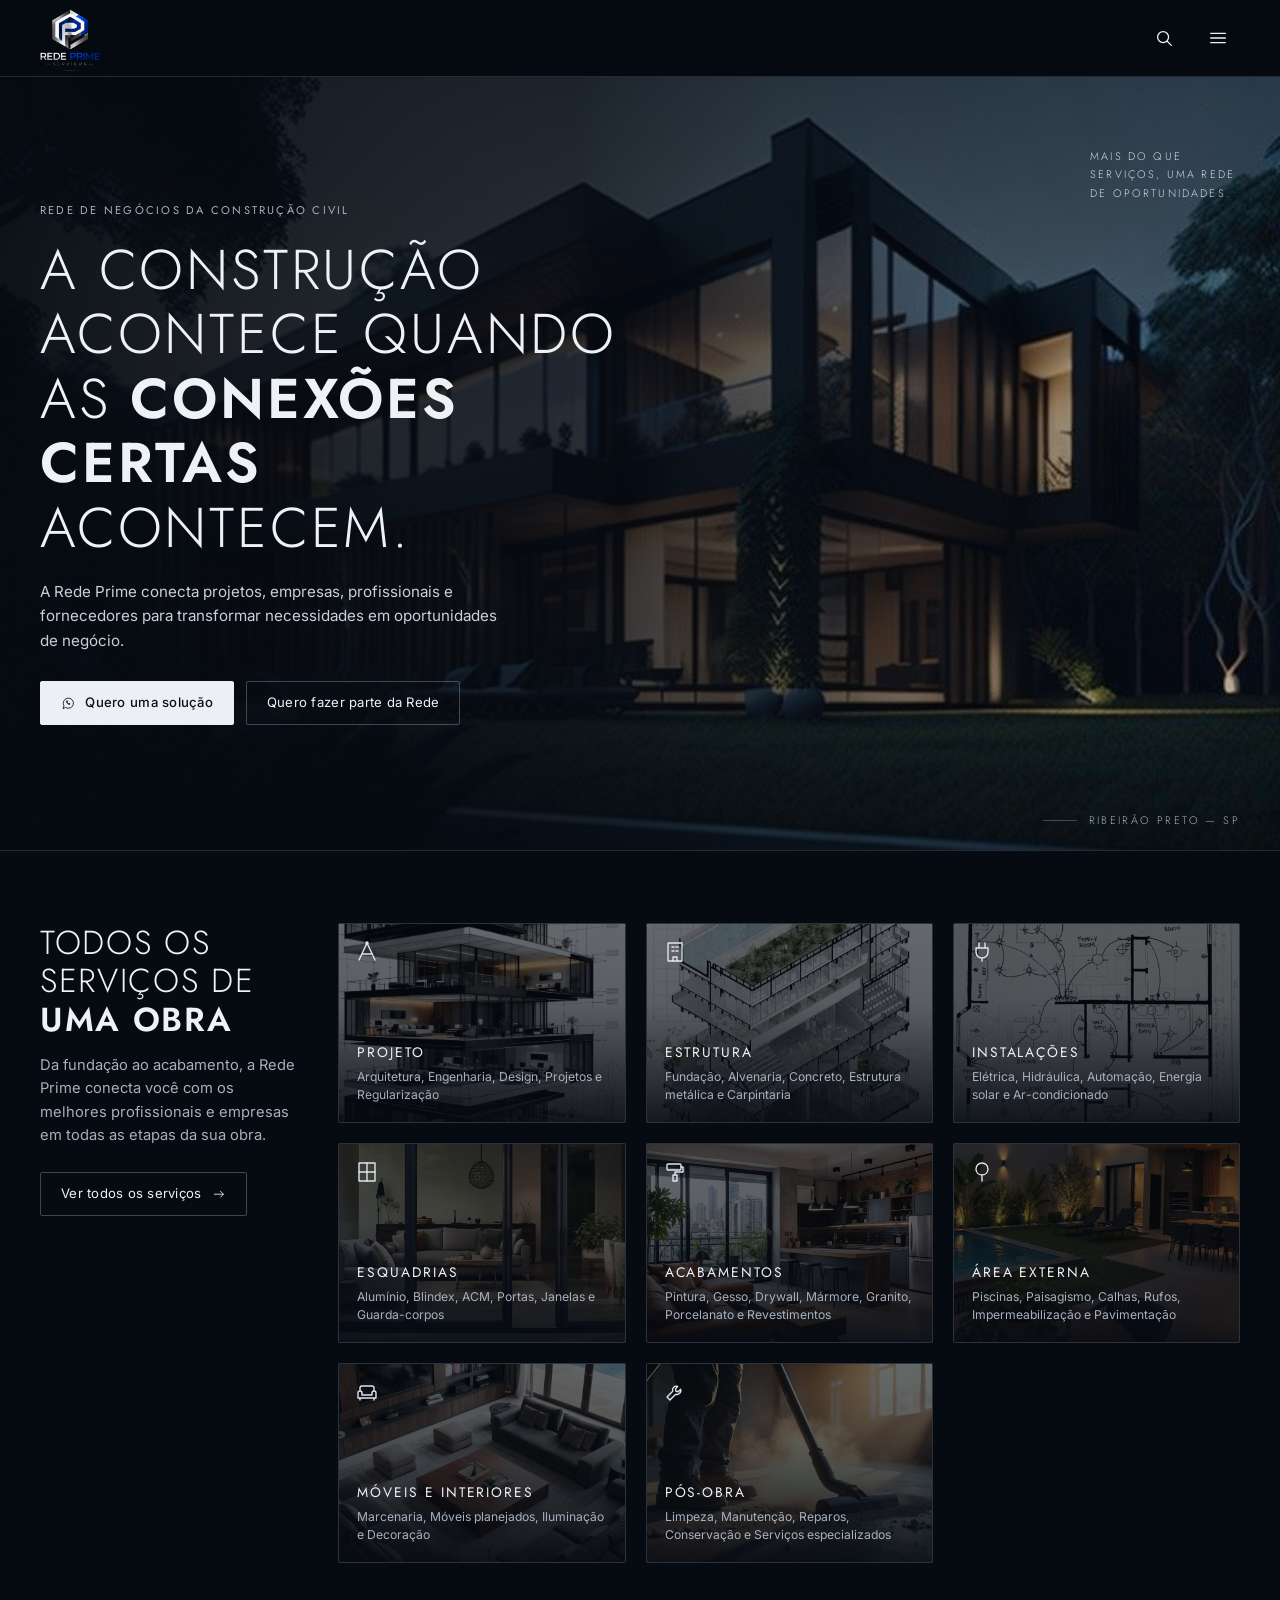
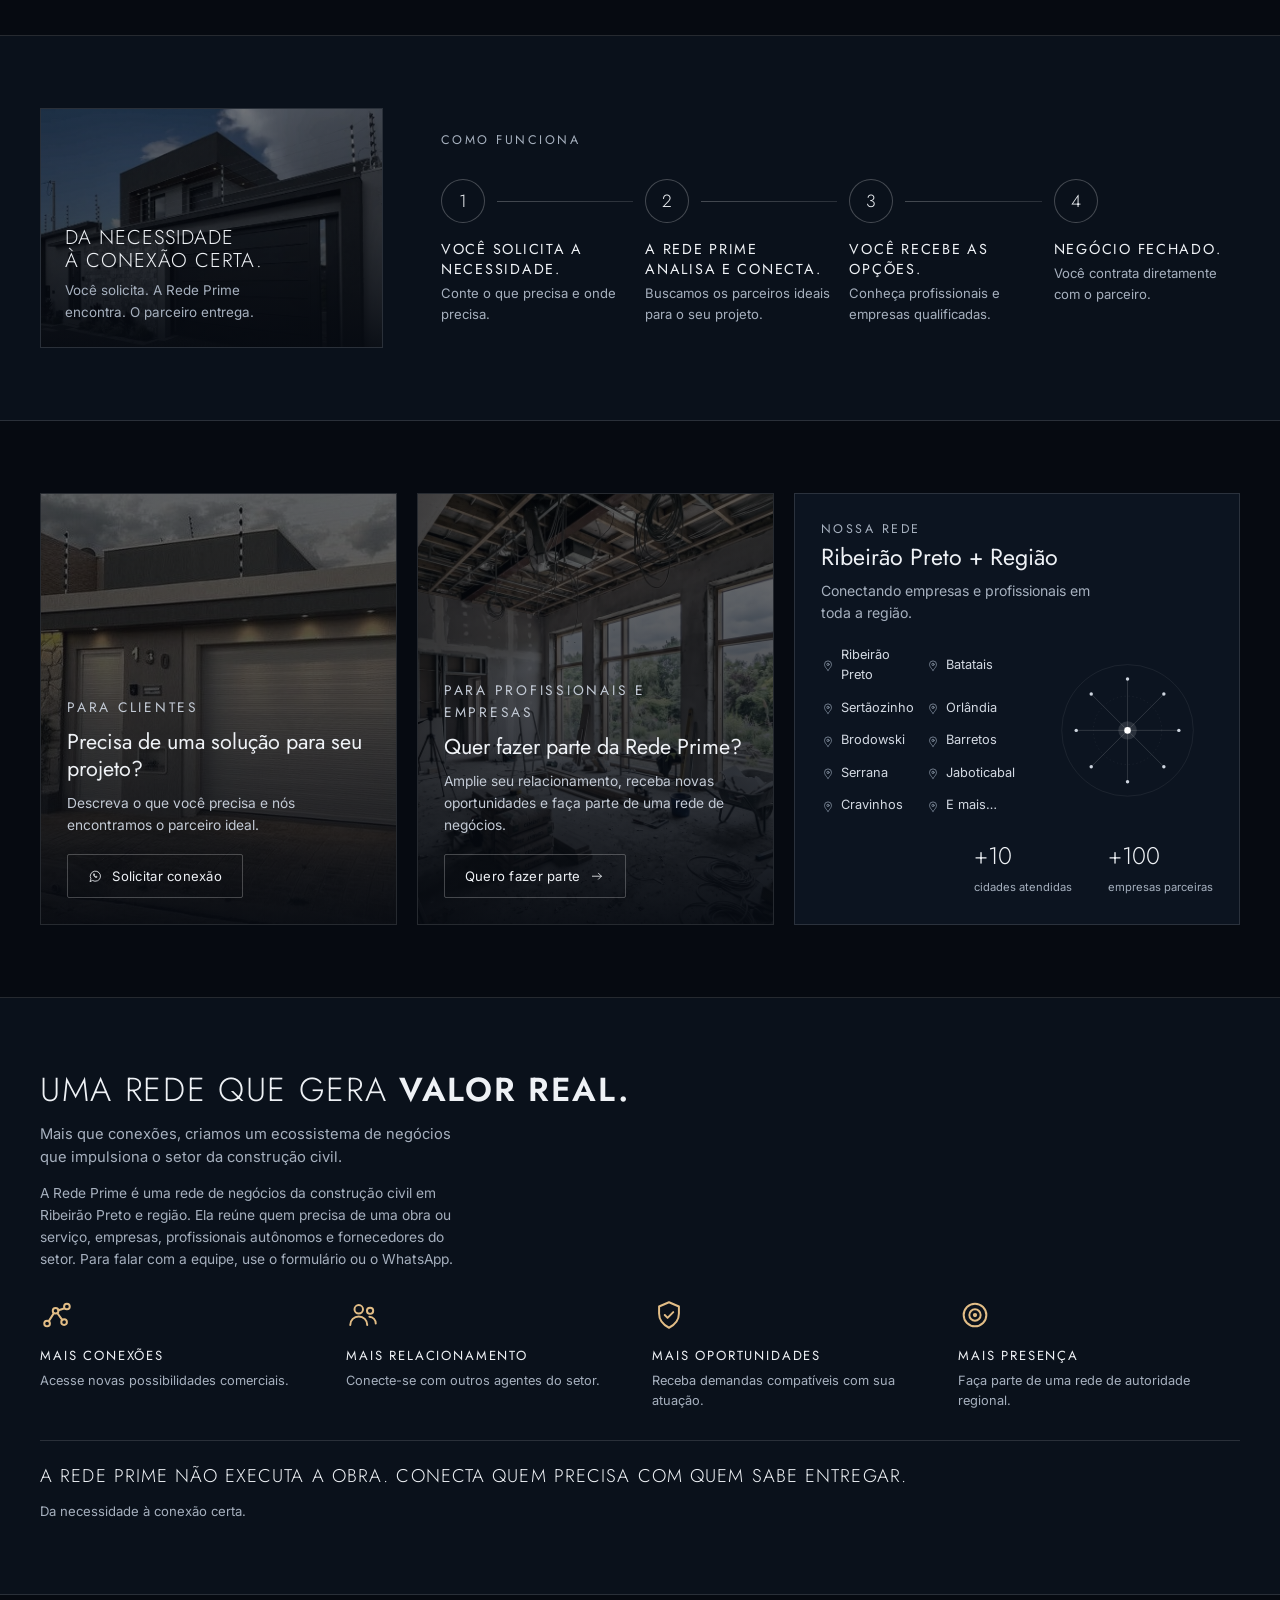
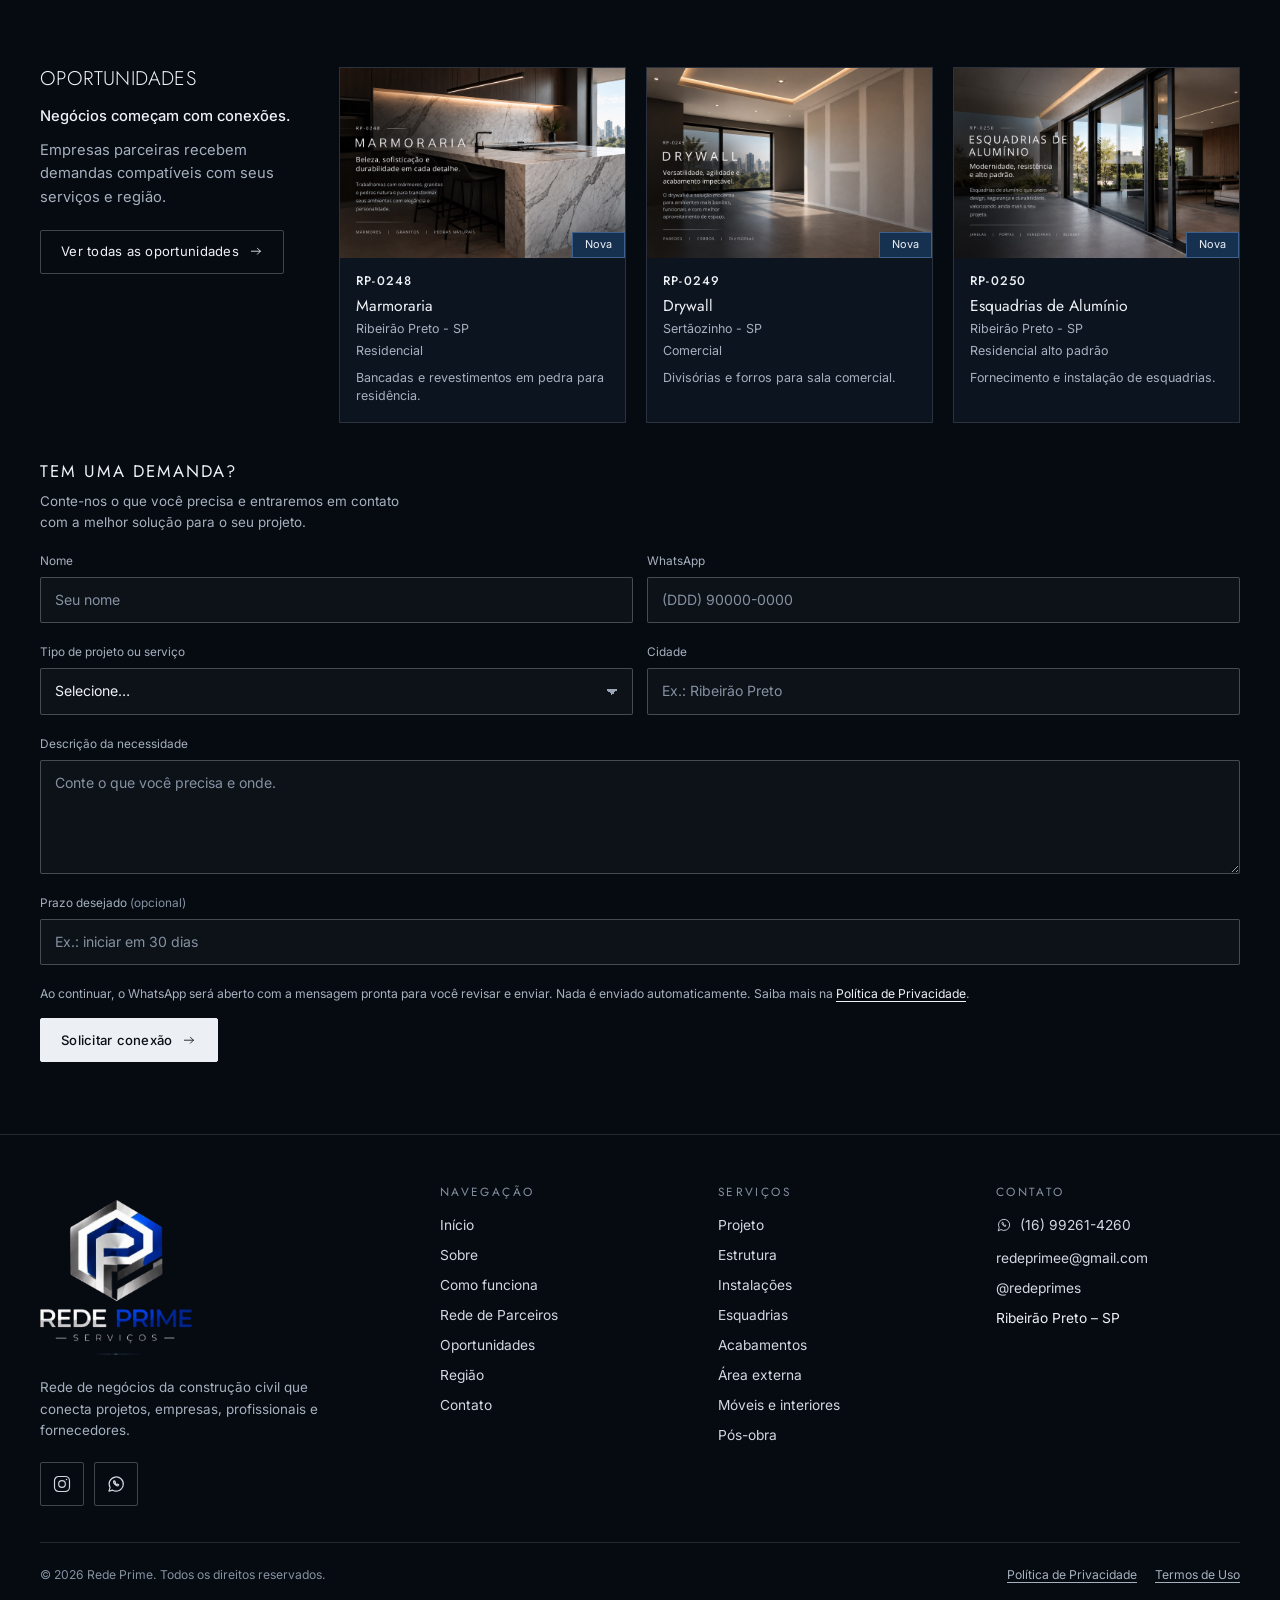
<file: index.html>
<!DOCTYPE html>
<html lang="pt-BR">
<head>
<meta charset="utf-8">
<meta name="viewport" content="width=device-width, initial-scale=1, viewport-fit=cover">
<title>Rede Prime | Negócios da Construção Civil em Ribeirão Preto</title>
<meta name="description" content="Conheça a Rede Prime, uma rede de negócios da construção civil que conecta empresas, profissionais, fornecedores e oportunidades em Ribeirão Preto e região.">
<meta name="theme-color" content="#060a11">
<meta name="google-site-verification" content="zlMF_djEA7EOsbBKNysoOswSJv7d69pJpyP0yKl5uMU" />
<link rel="canonical" href="https://redeprimes.com.br/">
<meta property="og:type" content="website"><meta property="og:locale" content="pt_BR"><meta property="og:site_name" content="Rede Prime">
<meta property="og:url" content="https://redeprimes.com.br/"><meta property="og:title" content="Rede Prime — Negócios que Constroem"><meta property="og:description" content="Conheça a Rede Prime, uma rede de negócios da construção civil que conecta empresas, profissionais, fornecedores e oportunidades em Ribeirão Preto e região.">
<meta property="og:image" content="https://redeprimes.com.br/assets/img/og-image.jpg"><meta property="og:image:type" content="image/jpeg"><meta property="og:image:width" content="1200"><meta property="og:image:height" content="630"><meta property="og:image:alt" content="Logo da Rede Prime">
<meta name="twitter:card" content="summary_large_image"><meta name="twitter:title" content="Rede Prime — Negócios que Constroem"><meta name="twitter:description" content="Conheça a Rede Prime, uma rede de negócios da construção civil que conecta empresas, profissionais, fornecedores e oportunidades em Ribeirão Preto e região."><meta name="twitter:image" content="https://redeprimes.com.br/assets/img/og-image.jpg">
<link rel="icon" type="image/png" sizes="32x32" href="assets/img/favicon-32.png">
<link rel="icon" type="image/png" sizes="64x64" href="assets/img/favicon-64.png">
<link rel="apple-touch-icon" href="assets/img/apple-touch-icon.png">
<link rel="preconnect" href="https://fonts.googleapis.com"><link rel="preconnect" href="https://fonts.gstatic.com" crossorigin>
<link rel="stylesheet" href="https://fonts.googleapis.com/css2?family=Inter:wght@400;500&family=Jost:wght@300;400;500;600&display=swap">
<link rel="stylesheet" href="assets/css/styles.css">
<link rel="preload" as="image" href="assets/img/hero.jpg" fetchpriority="high">
<script type="application/ld+json">{"@context":"https://schema.org","@graph":[{"@type":"Organization","@id":"https://redeprimes.com.br/#organization","name":"Rede Prime","alternateName":"Rede Prime Serviços","slogan":"Negócios que Constroem","description":"Rede de negócios da construção civil que conecta clientes, empresas, profissionais e fornecedores em Ribeirão Preto e região.","url":"https://redeprimes.com.br/","logo":{"@type":"ImageObject","url":"https://redeprimes.com.br/assets/img/logo.png","width":516,"height":484},"email":"redeprimee@gmail.com","contactPoint":[{"@type":"ContactPoint","contactType":"customer service","email":"redeprimee@gmail.com","telephone":"+55-16-99261-4260","availableLanguage":"pt-BR"}],"sameAs":["https://www.instagram.com/redeprimes/"],"areaServed":{"@type":"City","name":"Ribeirão Preto","containedInPlace":{"@type":"AdministrativeArea","name":"São Paulo"}}},{"@type":"WebSite","@id":"https://redeprimes.com.br/#website","url":"https://redeprimes.com.br/","name":"Rede Prime","inLanguage":"pt-BR","publisher":{"@id":"https://redeprimes.com.br/#organization"}},{"@type":"WebPage","@id":"https://redeprimes.com.br/#webpage","url":"https://redeprimes.com.br/","name":"Rede Prime | Negócios da Construção Civil em Ribeirão Preto","description":"Conheça a Rede Prime, uma rede de negócios da construção civil que conecta empresas, profissionais, fornecedores e oportunidades em Ribeirão Preto e região.","inLanguage":"pt-BR","isPartOf":{"@id":"https://redeprimes.com.br/#website"},"about":{"@id":"https://redeprimes.com.br/#organization"},"primaryImageOfPage":{"@type":"ImageObject","url":"https://redeprimes.com.br/assets/img/og-image.jpg","width":1200,"height":630}}]}</script>
</head>
<body>
<a class="skip" href="#conteudo">Ir para o conteúdo</a>
<svg width="0" height="0" style="position:absolute" aria-hidden="true" focusable="false"><defs>
<symbol id="i-users" viewBox="0 0 24 24"><circle cx="9" cy="8" r="3"/><path d="M3 19c0-3.3 2.7-6 6-6s6 2.7 6 6"/><circle cx="17" cy="9" r="2.2"/><path d="M16.5 13.2c2.6.3 4.5 2.3 4.5 4.8"/></symbol>
<symbol id="i-briefcase" viewBox="0 0 24 24"><rect x="3" y="7" width="18" height="13" rx="1.5"/><path d="M9 7V5h6v2M3 13h18"/></symbol>
<symbol id="i-nodes" viewBox="0 0 24 24"><circle cx="5" cy="18" r="2"/><circle cx="11" cy="9" r="2"/><circle cx="19" cy="6" r="2"/><circle cx="17" cy="17" r="2"/><path d="M6.2 16.3l3.6-5.6M13 8.6l4-1.2M12.2 10.6l3.6 5"/></symbol>
<symbol id="i-arrow" viewBox="0 0 24 24"><path d="M4 12h15M14 7l5 5-5 5"/></symbol>
<symbol id="i-search" viewBox="0 0 24 24"><circle cx="11" cy="11" r="6"/><path d="M20 20l-4.5-4.5"/></symbol>
<symbol id="i-pin" viewBox="0 0 24 24"><path d="M12 21s-6-5.6-6-10a6 6 0 0 1 12 0c0 4.4-6 10-6 10z"/><circle cx="12" cy="11" r="2"/></symbol>
<symbol id="i-menu" viewBox="0 0 24 24"><path d="M4 7h16M4 12h16M4 17h16"/></symbol>
<symbol id="i-close" viewBox="0 0 24 24"><path d="M6 6l12 12M18 6L6 18"/></symbol>
<symbol id="i-compass" viewBox="0 0 24 24"><path d="M12 3L4 20M12 3l8 17M7.5 14h9"/><circle cx="12" cy="3" r="1"/></symbol>
<symbol id="i-building" viewBox="0 0 24 24"><rect x="5" y="3" width="14" height="18"/><path d="M9 7h2M13 7h2M9 11h2M13 11h2M10 21v-4h4v4"/></symbol>
<symbol id="i-plug" viewBox="0 0 24 24"><path d="M9 3v5M15 3v5M6 8h12v4a6 6 0 0 1-12 0zM12 18v3"/></symbol>
<symbol id="i-window" viewBox="0 0 24 24"><rect x="4" y="3" width="16" height="18"/><path d="M12 3v18M4 12h16"/></symbol>
<symbol id="i-brush" viewBox="0 0 24 24"><rect x="4" y="4" width="14" height="6" rx="1"/><path d="M18 7h2v5h-8v3M10 15h4v6h-4z"/></symbol>
<symbol id="i-tree" viewBox="0 0 24 24"><path d="M12 21v-6M12 15c-4 0-6-3-6-6a6 6 0 0 1 12 0c0 3-2 6-6 6z"/></symbol>
<symbol id="i-sofa" viewBox="0 0 24 24"><path d="M5 11V8a2 2 0 0 1 2-2h10a2 2 0 0 1 2 2v3M3 13a2 2 0 0 1 4 0v2h10v-2a2 2 0 0 1 4 0v5H3zM5 18v2M19 18v2"/></symbol>
<symbol id="i-wrench" viewBox="0 0 24 24"><path d="M14.7 6.3a4 4 0 0 0-5 5L4 17l3 3 5.7-5.7a4 4 0 0 0 5-5l-2.5 2.5-2.2-.5-.5-2.2z"/></symbol>
<symbol id="i-badge" viewBox="0 0 24 24"><path d="M12 3l7 3v5c0 4.5-3 8-7 10-4-2-7-5.5-7-10V6z"/><path d="M9 12l2 2 4-4"/></symbol>
<symbol id="i-instagram" viewBox="0 0 24 24"><rect x="3" y="3" width="18" height="18" rx="5"/><circle cx="12" cy="12" r="4"/><circle cx="17.4" cy="6.6" r=".9" fill="currentColor" stroke="none"/></symbol>
<symbol id="i-whatsapp" viewBox="0 0 24 24"><path d="M3.5 20.5l1.4-4.2A8.5 8.5 0 1 1 8 19.4z"/><path d="M9.2 8.6c-.3.5-.3 1.4.5 2.6.9 1.4 2.1 2.4 3.4 2.9.9.3 1.5 0 1.9-.6l.2-.5-1.6-.9-.7.6c-.8-.3-1.7-1.1-2.1-2l.5-.7-.8-1.7z"/></symbol>
<symbol id="i-target" viewBox="0 0 24 24"><circle cx="12" cy="12" r="8"/><circle cx="12" cy="12" r="4"/><circle cx="12" cy="12" r=".8"/></symbol>
</defs></svg>

<header class="site-header"><div class="container header-in">
  <a class="logo" href="#inicio"><img src="assets/img/logo.png" width="516" height="484" alt="Rede Prime Serviços — ir para o início"></a>
  <nav class="nav" id="nav" aria-label="Principal">
    <ul>
      <li><a href="#inicio">Início</a></li><li><a href="#sobre">Sobre</a></li><li><a href="#solucoes">Soluções</a></li>
      <li><a href="#servicos">Serviços</a></li><li><a href="#parceiros">Rede de Parceiros</a></li>
      <li><a href="#oportunidades">Oportunidades</a></li><li><a href="#regiao">Região</a></li><li><a href="#contato">Contato</a></li>
    </ul>
    <div class="nav-actions">
      <a class="btn btn-light" href="#contato">Solicitar Conexão</a>
      <button class="btn" type="button" data-open="partner-dialog">Área do Parceiro</button>
    </div>
  </nav>
  <div class="header-actions">
    <button class="icon-btn" type="button" data-search aria-label="Buscar serviços"><svg class="ic" aria-hidden="true"><use href="#i-search"/></svg></button>
    <a class="btn btn-sm only-desktop" href="#contato">Solicitar Conexão <svg class="ic" aria-hidden="true"><use href="#i-arrow"/></svg></a>
    <button class="btn btn-sm only-desktop" type="button" data-open="partner-dialog">Área do Parceiro</button>
    <button class="icon-btn nav-toggle" id="nav-toggle" type="button" aria-expanded="false" aria-controls="nav" aria-label="Abrir menu"><svg class="ic ic-menu" aria-hidden="true"><use href="#i-menu"/></svg><svg class="ic ic-close" aria-hidden="true"><use href="#i-close"/></svg></button>
  </div>
</div></header>

<main id="conteudo">
<section class="hero" id="inicio" aria-labelledby="h1">
  <div class="hero-photo" data-img="assets/img/hero.jpg" aria-hidden="true"></div>
  <svg class="hero-art" viewBox="0 0 1200 620" preserveAspectRatio="xMaxYMid slice" aria-hidden="true" focusable="false">
<defs><linearGradient id="sky" x1="0" y1="0" x2="0" y2="1"><stop offset="0" stop-color="#0d1320"/><stop offset=".6" stop-color="#1c2230"/><stop offset="1" stop-color="#4a3a31"/></linearGradient>
<linearGradient id="glass" x1="0" y1="0" x2="0" y2="1"><stop offset="0" stop-color="#f0c88c"/><stop offset="1" stop-color="#a8703c"/></linearGradient>
<linearGradient id="water" x1="0" y1="0" x2="0" y2="1"><stop offset="0" stop-color="#3a2d25"/><stop offset="1" stop-color="#05080e"/></linearGradient>
<radialGradient id="glow" cx=".5" cy=".5" r=".5"><stop offset="0" stop-color="#ffd9a0" stop-opacity=".5"/><stop offset="1" stop-color="#ffd9a0" stop-opacity="0"/></radialGradient></defs>
<rect width="1200" height="620" fill="url(#sky)"/>
<ellipse cx="760" cy="300" rx="420" ry="170" fill="url(#glow)"/>
<g fill="#080b11"><ellipse cx="1110" cy="250" rx="70" ry="120"/><ellipse cx="1040" cy="330" rx="50" ry="90"/><ellipse cx="380" cy="360" rx="60" ry="40"/></g>
<rect x="470" y="120" width="560" height="52" fill="#1b1f27"/><rect x="470" y="172" width="560" height="4" fill="#2c313b"/>
<rect x="500" y="176" width="470" height="214" fill="url(#glass)"/>
<g fill="#2b1e14" opacity=".75"><rect x="540" y="330" width="120" height="40"/><rect x="700" y="300" width="90" height="70"/><rect x="830" y="335" width="100" height="35"/><rect x="620" y="230" width="6" height="100"/></g>
<g fill="#ffe3b4" opacity=".9"><circle cx="623" cy="226" r="9"/><circle cx="560" cy="205" r="4"/><circle cx="660" cy="205" r="4"/><circle cx="760" cy="205" r="4"/><circle cx="860" cy="205" r="4"/></g>
<g stroke="#12151b" stroke-width="5"><path d="M500 176v214M617 176v214M735 176v214M852 176v214M970 176v214M500 280h470"/></g>
<rect x="420" y="172" width="80" height="240" fill="#21252d"/><rect x="940" y="172" width="90" height="240" fill="#1d2128"/>
<rect x="0" y="390" width="1200" height="8" fill="#0a0d13"/>
<rect x="0" y="398" width="1200" height="222" fill="url(#water)"/>
<g opacity=".28"><rect x="500" y="398" width="470" height="120" fill="url(#glass)"/></g>
</svg>
  <div class="container"><div class="hero-copy">
    <p class="label">Rede de negócios da construção civil</p>
    <h1 class="h-display" id="h1">A construção acontece quando as <strong>conexões certas</strong> acontecem.</h1>
    <p class="lead">A Rede Prime conecta projetos, empresas, profissionais e fornecedores para transformar necessidades em oportunidades de negócio.</p>
    <div class="hero-cta">
      <a class="btn btn-light" href="#contato" data-wa><svg class="ic" aria-hidden="true"><use href="#i-whatsapp"/></svg>Quero uma solução</a>
      <button class="btn" type="button" data-open="partner-dialog">Quero fazer parte da Rede</button>
    </div>
  </div></div>
  <p class="hero-aside">Mais do que serviços, uma rede de oportunidades.</p>
  <p class="hero-loc">Ribeirão Preto — SP</p>
</section>

<section class="section" id="servicos" aria-labelledby="h-serv"><div class="container services-wrap">
  <div class="services-intro">
    <h2 class="h-display" id="h-serv">Todos os serviços de <strong>uma obra</strong></h2>
    <p class="lead">Da fundação ao acabamento, a Rede Prime conecta você com os melhores profissionais e empresas em todas as etapas da sua obra.</p>
    <button class="btn" type="button" data-search>Ver todos os serviços <svg class="ic" aria-hidden="true"><use href="#i-arrow"/></svg></button>
  </div>
  <div class="svc-grid">
<button type="button" class="svc" data-service="projeto" data-items="Arquitetura|Engenharia|Design|Projetos e regularização" aria-label="Projeto: ver detalhes">
  <div class="ph" style="--x:70%;--y:30%" data-img="assets/img/servico-projeto.jpg" aria-hidden="true"></div>
  <svg class="ic ic-top" aria-hidden="true"><use href="#i-compass"/></svg>
  <h3>Projeto</h3><p>Arquitetura, Engenharia, Design, Projetos e Regularização</p></button>
<button type="button" class="svc" data-service="estrutura" data-items="Fundação|Alvenaria|Concreto|Estrutura metálica|Carpintaria" aria-label="Estrutura: ver detalhes">
  <div class="ph" style="--x:40%;--y:40%" data-img="assets/img/servico-estrutura.jpg" aria-hidden="true"></div>
  <svg class="ic ic-top" aria-hidden="true"><use href="#i-building"/></svg>
  <h3>Estrutura</h3><p>Fundação, Alvenaria, Concreto, Estrutura metálica e Carpintaria</p></button>
<button type="button" class="svc" data-service="instalacoes" data-items="Elétrica|Hidráulica|Automação|Energia solar|Ar-condicionado" aria-label="Instalações: ver detalhes">
  <div class="ph" style="--x:55%;--y:20%" data-img="assets/img/servico-instalacoes.jpg" aria-hidden="true"></div>
  <svg class="ic ic-top" aria-hidden="true"><use href="#i-plug"/></svg>
  <h3>Instalações</h3><p>Elétrica, Hidráulica, Automação, Energia solar e Ar-condicionado</p></button>
<button type="button" class="svc" data-service="esquadrias" data-items="Alumínio|Blindex|ACM|Portas|Janelas|Guarda-corpos" aria-label="Esquadrias: ver detalhes">
  <div class="ph" style="--x:60%;--y:60%" data-img="assets/img/servico-esquadrias.jpg" aria-hidden="true"></div>
  <svg class="ic ic-top" aria-hidden="true"><use href="#i-window"/></svg>
  <h3>Esquadrias</h3><p>Alumínio, Blindex, ACM, Portas, Janelas e Guarda-corpos</p></button>
<button type="button" class="svc" data-service="acabamentos" data-items="Pintura|Gesso|Drywall|Mármore|Granito|Porcelanato|Revestimentos" aria-label="Acabamentos: ver detalhes">
  <div class="ph" style="--x:30%;--y:65%" data-img="assets/img/servico-acabamentos.jpg" aria-hidden="true"></div>
  <svg class="ic ic-top" aria-hidden="true"><use href="#i-brush"/></svg>
  <h3>Acabamentos</h3><p>Pintura, Gesso, Drywall, Mármore, Granito, Porcelanato e Revestimentos</p></button>
<button type="button" class="svc" data-service="area-externa" data-items="Piscinas|Paisagismo|Calhas|Rufos|Impermeabilização|Pavimentação" aria-label="Área externa: ver detalhes">
  <div class="ph" style="--x:45%;--y:80%" data-img="assets/img/servico-area-externa.jpg" aria-hidden="true"></div>
  <svg class="ic ic-top" aria-hidden="true"><use href="#i-tree"/></svg>
  <h3>Área externa</h3><p>Piscinas, Paisagismo, Calhas, Rufos, Impermeabilização e Pavimentação</p></button>
<button type="button" class="svc" data-service="moveis" data-items="Marcenaria|Móveis planejados|Iluminação|Decoração" aria-label="Móveis e interiores: ver detalhes">
  <div class="ph" style="--x:50%;--y:35%" data-img="assets/img/servico-moveis.jpg" aria-hidden="true"></div>
  <svg class="ic ic-top" aria-hidden="true"><use href="#i-sofa"/></svg>
  <h3>Móveis e interiores</h3><p>Marcenaria, Móveis planejados, Iluminação e Decoração</p></button>
<button type="button" class="svc" data-service="pos-obra" data-items="Limpeza|Manutenção|Reparos|Conservação|Serviços especializados" aria-label="Pós-obra: ver detalhes">
  <div class="ph" style="--x:75%;--y:55%" data-img="assets/img/servico-pos-obra.jpg" aria-hidden="true"></div>
  <svg class="ic ic-top" aria-hidden="true"><use href="#i-wrench"/></svg>
  <h3>Pós-obra</h3><p>Limpeza, Manutenção, Reparos, Conservação e Serviços especializados</p></button>
  </div>
</div></section>

<section class="section section-alt" id="solucoes" aria-labelledby="h-how"><div class="container how">
  <div class="how-media"><div class="ph" style="--x:35%;--y:60%;--g:.32" data-img="assets/img/como-funciona.jpg" aria-hidden="true"></div>
    <h2 class="h-display">Da necessidade <br>à conexão certa.</h2><p>Você solicita. A Rede Prime encontra. O parceiro entrega.</p></div>
  <div class="how-steps">
    <p class="label" id="h-how">Como funciona</p>
    <ol class="steps">
      <li class="step"><span class="step-n" aria-hidden="true">1</span><h3>Você solicita a necessidade.</h3><p>Conte o que precisa e onde precisa.</p></li>
      <li class="step"><span class="step-n" aria-hidden="true">2</span><h3>A Rede Prime analisa e conecta.</h3><p>Buscamos os parceiros ideais para o seu projeto.</p></li>
      <li class="step"><span class="step-n" aria-hidden="true">3</span><h3>Você recebe as opções.</h3><p>Conheça profissionais e empresas qualificadas.</p></li>
      <li class="step"><span class="step-n" aria-hidden="true">4</span><h3>Negócio fechado.</h3><p>Você contrata diretamente com o parceiro.</p></li>
    </ol>
  </div>
</div></section>

<section class="section" id="parceiros" aria-labelledby="h-par"><div class="container trio">
  <h2 class="visually-hidden" id="h-par">Clientes, parceiros e região de atuação da Rede Prime</h2>
  <article class="cta-card"><div class="ph" style="--x:30%;--y:65%;--g:.34" data-img="assets/img/cliente.jpg" aria-hidden="true"></div>
    <p class="label">Para clientes</p><h3>Precisa de uma solução para seu projeto?</h3><p>Descreva o que você precisa e nós encontramos o parceiro ideal.</p>
    <a class="btn" href="#contato" data-wa><svg class="ic" aria-hidden="true"><use href="#i-whatsapp"/></svg>Solicitar conexão</a></article>
  <article class="cta-card"><div class="ph" style="--x:60%;--y:40%;--g:.2;--s:34px" data-img="assets/img/parceiro.jpg" aria-hidden="true"></div>
    <p class="label">Para profissionais e empresas</p><h3>Quer fazer parte da Rede Prime?</h3><p>Amplie seu relacionamento, receba novas oportunidades e faça parte de uma rede de negócios.</p>
    <button class="btn" type="button" data-open="partner-dialog">Quero fazer parte <svg class="ic" aria-hidden="true"><use href="#i-arrow"/></svg></button></article>
  <article class="region" id="regiao" aria-labelledby="h-reg">
    <p class="label">Nossa rede</p><h3 id="h-reg">Ribeirão Preto + Região</h3><p class="sub">Conectando empresas e profissionais em toda a região.</p>
    <div class="region-body"><ul class="cities" id="cities"></ul>
      <svg class="net" viewBox="0 0 260 220" role="img" aria-label="Ilustração esquemática da rede: Ribeirão Preto ao centro, conectada às demais cidades"><g id="net"></g></svg></div>
    <div class="region-stats" id="region-stats"></div>
  </article>
</div></section>

<section class="section section-alt" id="sobre" aria-labelledby="h-val"><div class="container value">
  <div class="value-intro"><h2 class="h-display" id="h-val">Uma rede que gera <strong>valor real.</strong></h2>
    <p class="lead">Mais que conexões, criamos um ecossistema de negócios que impulsiona o setor da construção civil.</p>
    <p class="lead">A Rede Prime é uma rede de negócios da construção civil em Ribeirão Preto e região. Ela reúne quem precisa de uma obra ou serviço, empresas, profissionais autônomos e fornecedores do setor. Para falar com a equipe, use o formulário ou o WhatsApp.</p></div>
  <div class="value-items">
    <div class="value-item"><svg class="ic" aria-hidden="true"><use href="#i-nodes"/></svg><h3>Mais conexões</h3><p>Acesse novas possibilidades comerciais.</p></div>
    <div class="value-item"><svg class="ic" aria-hidden="true"><use href="#i-users"/></svg><h3>Mais relacionamento</h3><p>Conecte-se com outros agentes do setor.</p></div>
    <div class="value-item"><svg class="ic" aria-hidden="true"><use href="#i-badge"/></svg><h3>Mais oportunidades</h3><p>Receba demandas compatíveis com sua atuação.</p></div>
    <div class="value-item"><svg class="ic" aria-hidden="true"><use href="#i-target"/></svg><h3>Mais presença</h3><p>Faça parte de uma rede de autoridade regional.</p></div>
  </div>
  <div class="value-end"><h3>A Rede Prime não executa a obra. Conecta quem precisa com quem sabe entregar.</h3><p>Da necessidade à conexão certa.</p></div>
</div></section>

<section class="section" aria-label="Oportunidades e contato"><div class="container opp-wrap">
  <div class="opp-intro" id="oportunidades">
    <h2 class="h-display">Oportunidades</h2><strong>Negócios começam com conexões.</strong>
    <p class="lead">Empresas parceiras recebem demandas compatíveis com seus serviços e região.</p>
    <button class="btn" type="button" data-open="partner-dialog">Ver todas as oportunidades <svg class="ic" aria-hidden="true"><use href="#i-arrow"/></svg></button>
    <p class="notice" id="opps-notice" hidden>As oportunidades abaixo são exemplos ilustrativos. O acesso às demandas reais é liberado a parceiros cadastrados.</p>
  </div>
  <div class="opp-grid" id="opps" aria-label="Oportunidades recentes"></div>
  <div class="contact" id="contato">
    <h2>Tem uma demanda?</h2>
    <p>Conte-nos o que você precisa e entraremos em contato com a melhor solução para o seu projeto.</p>
    <form class="form" id="contato-form" data-form="cliente" novalidate>
<div class="fld"><label for="contato-nome">Nome</label><input id="contato-nome" name="nome" type="text" required data-msg="Informe seu nome." autocomplete="name" minlength="3" placeholder="Seu nome" aria-describedby="contato-nome-err"><span class="err" id="contato-nome-err" role="alert"></span></div>
<div class="fld"><label for="contato-whatsapp">WhatsApp</label><input id="contato-whatsapp" name="whatsapp" type="tel" required data-msg="Informe seu WhatsApp com DDD." autocomplete="tel" inputmode="tel" placeholder="(DDD) 90000-0000" aria-describedby="contato-whatsapp-err"><span class="err" id="contato-whatsapp-err" role="alert"></span></div>
<div class="fld"><label for="contato-servico">Tipo de projeto ou serviço</label><select id="contato-servico" name="servico" required data-msg="Escolha o tipo de serviço." aria-describedby="contato-servico-err"><option value="">Selecione…</option><option value="Projeto">Projeto</option>
<option value="Estrutura">Estrutura</option>
<option value="Instalações">Instalações</option>
<option value="Esquadrias">Esquadrias</option>
<option value="Acabamentos">Acabamentos</option>
<option value="Área externa">Área externa</option>
<option value="Móveis e interiores">Móveis e interiores</option>
<option value="Pós-obra">Pós-obra</option><option value="Outro">Outro / não sei</option></select><span class="err" id="contato-servico-err" role="alert"></span></div>
<div class="fld"><label for="contato-cidade">Cidade</label><input id="contato-cidade" name="cidade" type="text" required data-msg="Informe a cidade da obra." list="city-list" autocomplete="address-level2" placeholder="Ex.: Ribeirão Preto" aria-describedby="contato-cidade-err"><span class="err" id="contato-cidade-err" role="alert"></span></div>
<div class="fld span-2"><label for="contato-descricao">Descrição da necessidade</label><textarea id="contato-descricao" name="descricao" required data-msg="Descreva o que você precisa." rows="4" minlength="10" placeholder="Conte o que você precisa e onde." aria-describedby="contato-descricao-err"></textarea><span class="err" id="contato-descricao-err" role="alert"></span></div>
<div class="fld span-2"><label for="contato-prazo">Prazo desejado <i>(opcional)</i></label><input id="contato-prazo" name="prazo" type="text"  placeholder="Ex.: iniciar em 30 dias" aria-describedby="contato-prazo-err"><span class="err" id="contato-prazo-err" role="alert"></span></div>
<p class="form-note span-2">Ao continuar, o WhatsApp será aberto com a mensagem pronta para você revisar e enviar. Nada é enviado automaticamente. Saiba mais na <a href="privacidade.html" target="_blank" rel="noopener">Política de Privacidade</a>.</p>
<div class="span-2 form-actions"><button class="btn btn-light" type="submit">Solicitar conexão <svg class="ic" aria-hidden="true"><use href="#i-arrow"/></svg></button></div>
<div class="span-2 status" role="status" aria-live="polite" tabindex="-1"></div>
</form>
  </div>
</div></section>
</main>

<footer class="site-footer"><div class="container">
  <div class="foot">
    <div><a class="logo logo-foot" href="#inicio"><img src="assets/img/logo.png" width="516" height="484" alt="Rede Prime Serviços — ir para o início" loading="lazy"></a>
      <p>Rede de negócios da construção civil que conecta projetos, empresas, profissionais e fornecedores.</p>
      <div class="social-row" id="foot-social"></div></div>
    <div><h4>Navegação</h4><ul>
      <li><a href="#inicio">Início</a></li><li><a href="#sobre">Sobre</a></li><li><a href="#solucoes">Como funciona</a></li><li><a href="#parceiros">Rede de Parceiros</a></li>
      <li><a href="#oportunidades">Oportunidades</a></li><li><a href="#regiao">Região</a></li><li><a href="#contato">Contato</a></li></ul></div>
    <div><h4>Serviços</h4><ul>
<li><button type="button" data-service-link="projeto">Projeto</button></li>
<li><button type="button" data-service-link="estrutura">Estrutura</button></li>
<li><button type="button" data-service-link="instalacoes">Instalações</button></li>
<li><button type="button" data-service-link="esquadrias">Esquadrias</button></li>
<li><button type="button" data-service-link="acabamentos">Acabamentos</button></li>
<li><button type="button" data-service-link="area-externa">Área externa</button></li>
<li><button type="button" data-service-link="moveis">Móveis e interiores</button></li>
<li><button type="button" data-service-link="pos-obra">Pós-obra</button></li></ul></div>
    <div><h4>Contato</h4><ul id="foot-contact"></ul></div>
  </div>
  <div class="foot-legal"><span>© <span id="year">2026</span> Rede Prime. Todos os direitos reservados.</span>
    <div><a href="privacidade.html">Política de Privacidade</a><a href="termos.html">Termos de Uso</a></div></div>
</div></footer>

<datalist id="city-list" data-city-list></datalist>

<dialog id="svc-dialog" aria-labelledby="svc-title"><div class="dlg">
  <div class="dlg-head"><h2 id="svc-title"></h2><button class="icon-btn" type="button" data-close aria-label="Fechar"><svg class="ic" aria-hidden="true"><use href="#i-close"/></svg></button></div>
  <p class="lead">Segmentos que a Rede Prime pode conectar nesta categoria:</p>
  <ul class="dlg-list" id="svc-items"></ul>
  <button class="btn btn-light" type="button" id="svc-cta">Solicitar conexão <svg class="ic" aria-hidden="true"><use href="#i-arrow"/></svg></button>
</div></dialog>

<dialog id="search-dialog" aria-labelledby="search-title"><div class="dlg">
  <div class="dlg-head"><h2 id="search-title">Buscar serviços</h2><button class="icon-btn" type="button" data-close aria-label="Fechar"><svg class="ic" aria-hidden="true"><use href="#i-close"/></svg></button></div>
  <label class="visually-hidden" for="search-input">Buscar serviço</label>
  <input class="search-in" id="search-input" type="search" placeholder="Ex.: drywall, piscina, elétrica…" autocomplete="off">
  <div class="results" id="search-results" aria-live="polite"></div>
</div></dialog>

<dialog id="partner-dialog" aria-labelledby="partner-title"><div class="dlg">
  <div class="dlg-head"><h2 id="partner-title">Área do Parceiro</h2><button class="icon-btn" type="button" data-close aria-label="Fechar"><svg class="ic" aria-hidden="true"><use href="#i-close"/></svg></button></div>
  <p class="lead">A área restrita com as demandas completas ainda está em implantação. Cadastre sua empresa ou atuação profissional para entrar na Rede Prime.</p>
  <form class="form" id="parceiro-form" data-form="parceiro" novalidate>
<div class="fld"><label for="parceiro-nome">Nome do responsável</label><input id="parceiro-nome" name="nome" type="text" required data-msg="Informe seu nome." autocomplete="name" minlength="3" placeholder="" aria-describedby="parceiro-nome-err"><span class="err" id="parceiro-nome-err" role="alert"></span></div>
<div class="fld"><label for="parceiro-empresa">Empresa ou nome profissional</label><input id="parceiro-empresa" name="empresa" type="text" required data-msg="Informe a empresa ou seu nome profissional." autocomplete="organization" placeholder="" aria-describedby="parceiro-empresa-err"><span class="err" id="parceiro-empresa-err" role="alert"></span></div>
<div class="fld"><label for="parceiro-segmento">Segmento de atuação</label><select id="parceiro-segmento" name="segmento" required data-msg="Escolha o segmento." aria-describedby="parceiro-segmento-err"><option value="">Selecione…</option><option value="Projeto">Projeto</option>
<option value="Estrutura">Estrutura</option>
<option value="Instalações">Instalações</option>
<option value="Esquadrias">Esquadrias</option>
<option value="Acabamentos">Acabamentos</option>
<option value="Área externa">Área externa</option>
<option value="Móveis e interiores">Móveis e interiores</option>
<option value="Pós-obra">Pós-obra</option><option value="Outro">Outro</option></select><span class="err" id="parceiro-segmento-err" role="alert"></span></div>
<div class="fld"><label for="parceiro-cidade">Cidade-base</label><input id="parceiro-cidade" name="cidade" type="text" required data-msg="Informe a cidade." list="city-list" autocomplete="address-level2" placeholder="" aria-describedby="parceiro-cidade-err"><span class="err" id="parceiro-cidade-err" role="alert"></span></div>
<div class="fld"><label for="parceiro-whatsapp">WhatsApp</label><input id="parceiro-whatsapp" name="whatsapp" type="tel" required data-msg="Informe seu WhatsApp com DDD." autocomplete="tel" inputmode="tel" placeholder="(DDD) 90000-0000" aria-describedby="parceiro-whatsapp-err"><span class="err" id="parceiro-whatsapp-err" role="alert"></span></div>
<div class="fld"><label for="parceiro-email">E-mail <i>(opcional)</i></label><input id="parceiro-email" name="email" type="email" autocomplete="email" placeholder="" aria-describedby="parceiro-email-err"><span class="err" id="parceiro-email-err" role="alert"></span></div>
<p class="form-note span-2">Ao continuar, o WhatsApp será aberto com a mensagem pronta para você revisar e enviar. Nada é enviado automaticamente. Saiba mais na <a href="privacidade.html" target="_blank" rel="noopener">Política de Privacidade</a>.</p>
<div class="span-2 form-actions"><button class="btn btn-light" type="submit">Enviar cadastro <svg class="ic" aria-hidden="true"><use href="#i-arrow"/></svg></button></div>
<div class="span-2 status" role="status" aria-live="polite" tabindex="-1"></div>
</form>
</div></dialog>

<script src="assets/js/data.js"></script>
<script src="assets/js/main.js" defer></script>
</body>
</html>
</file>
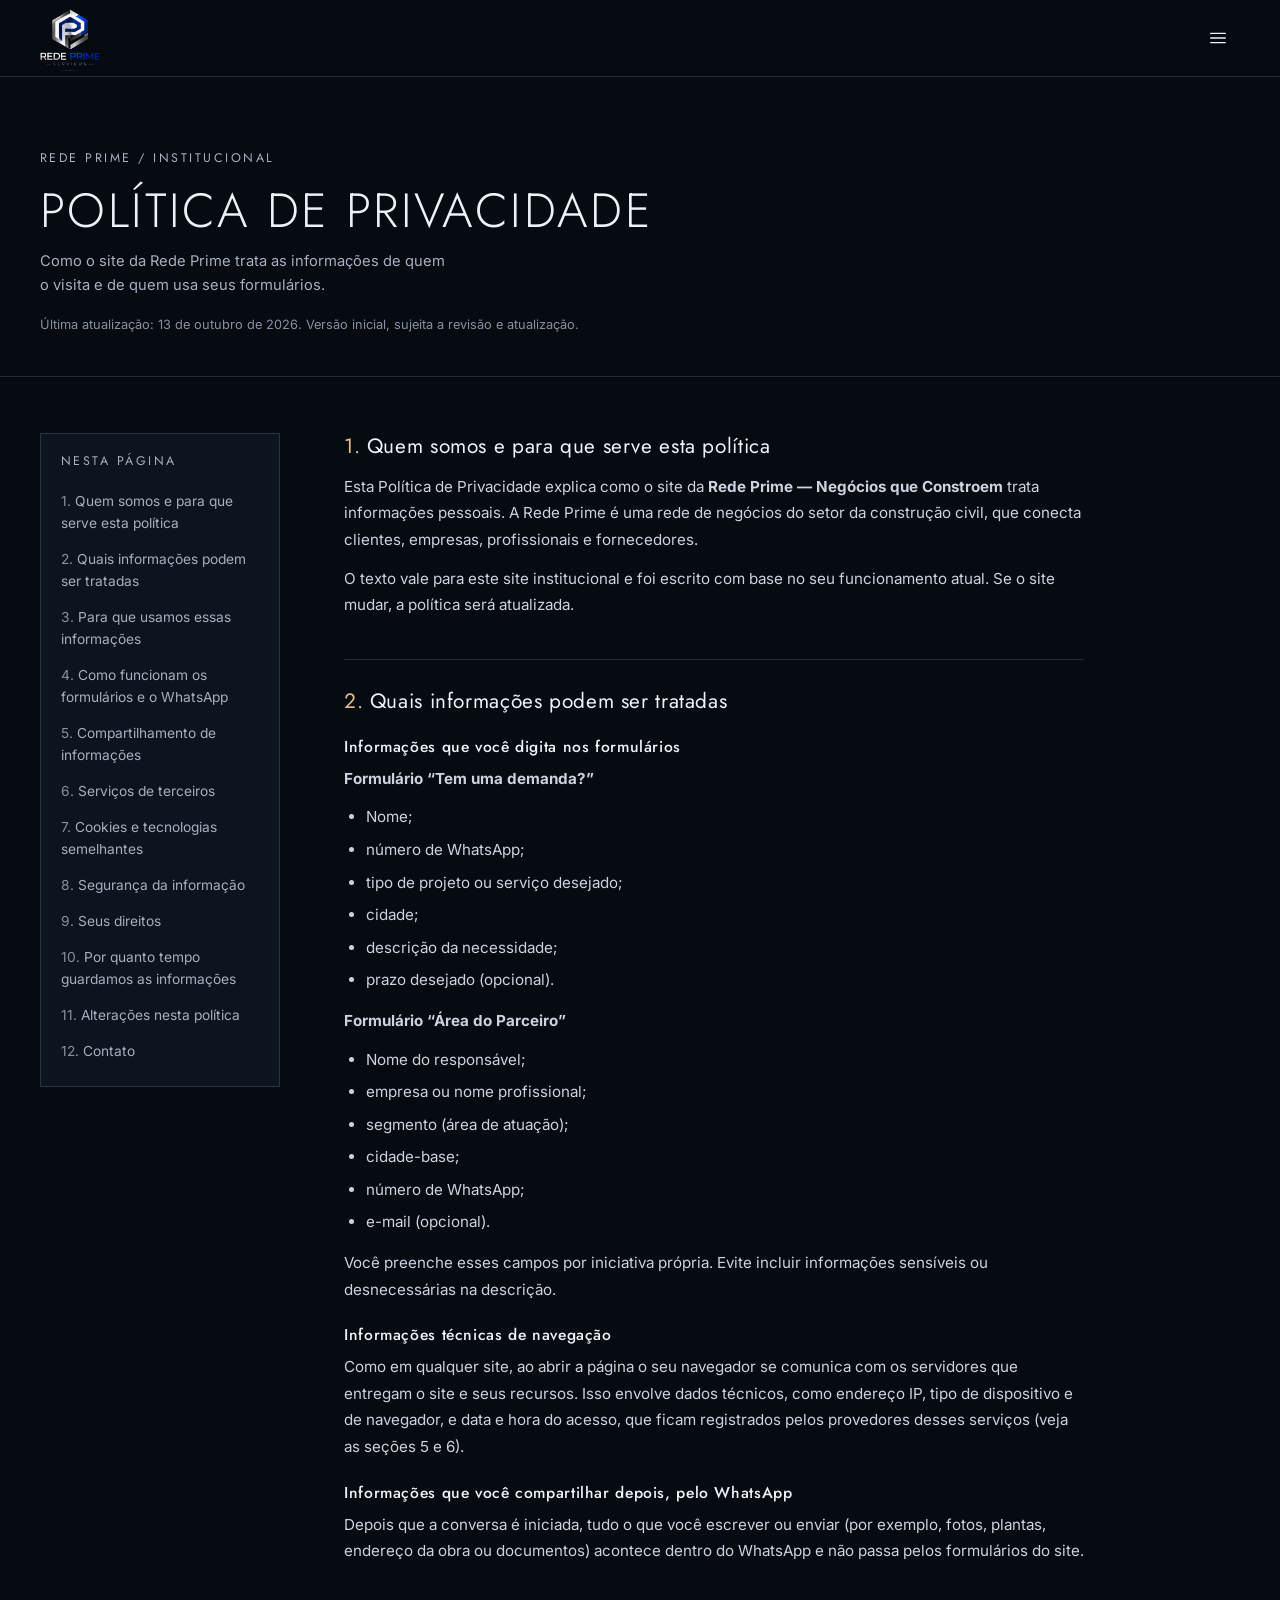
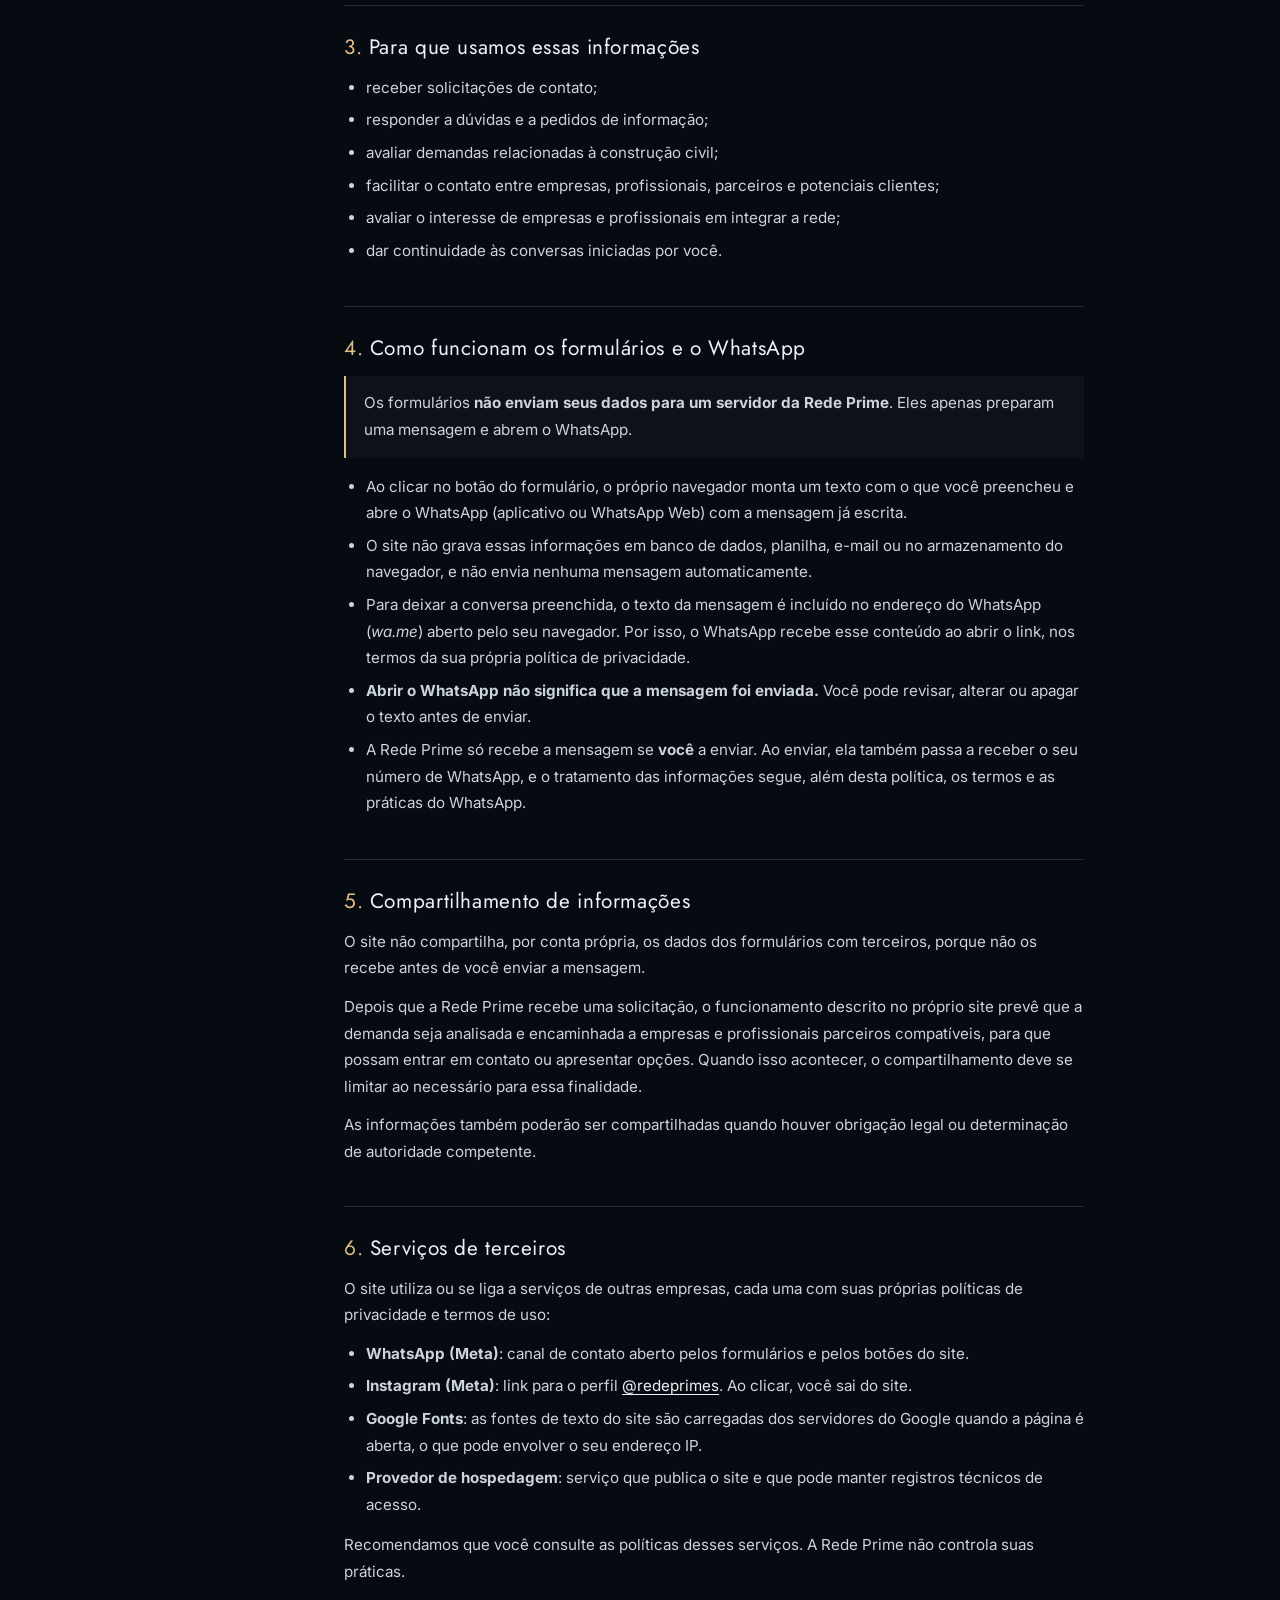
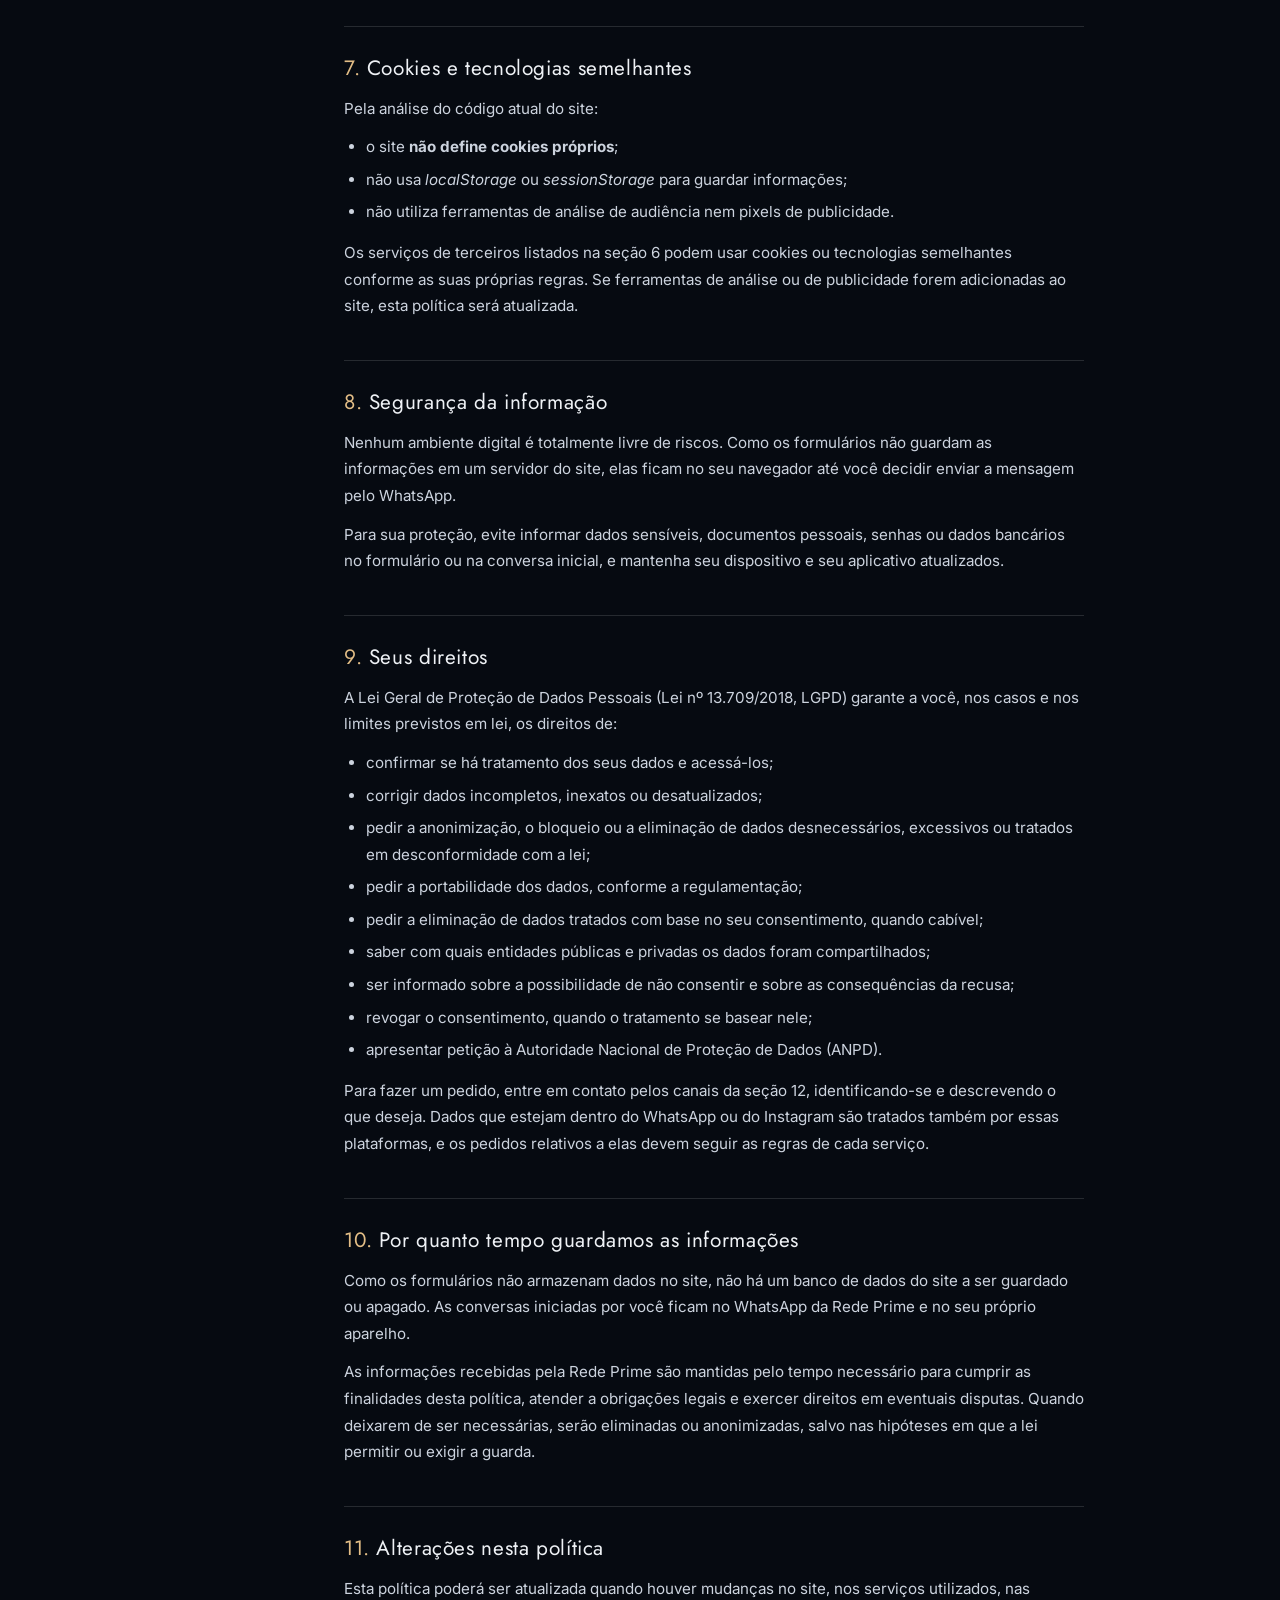
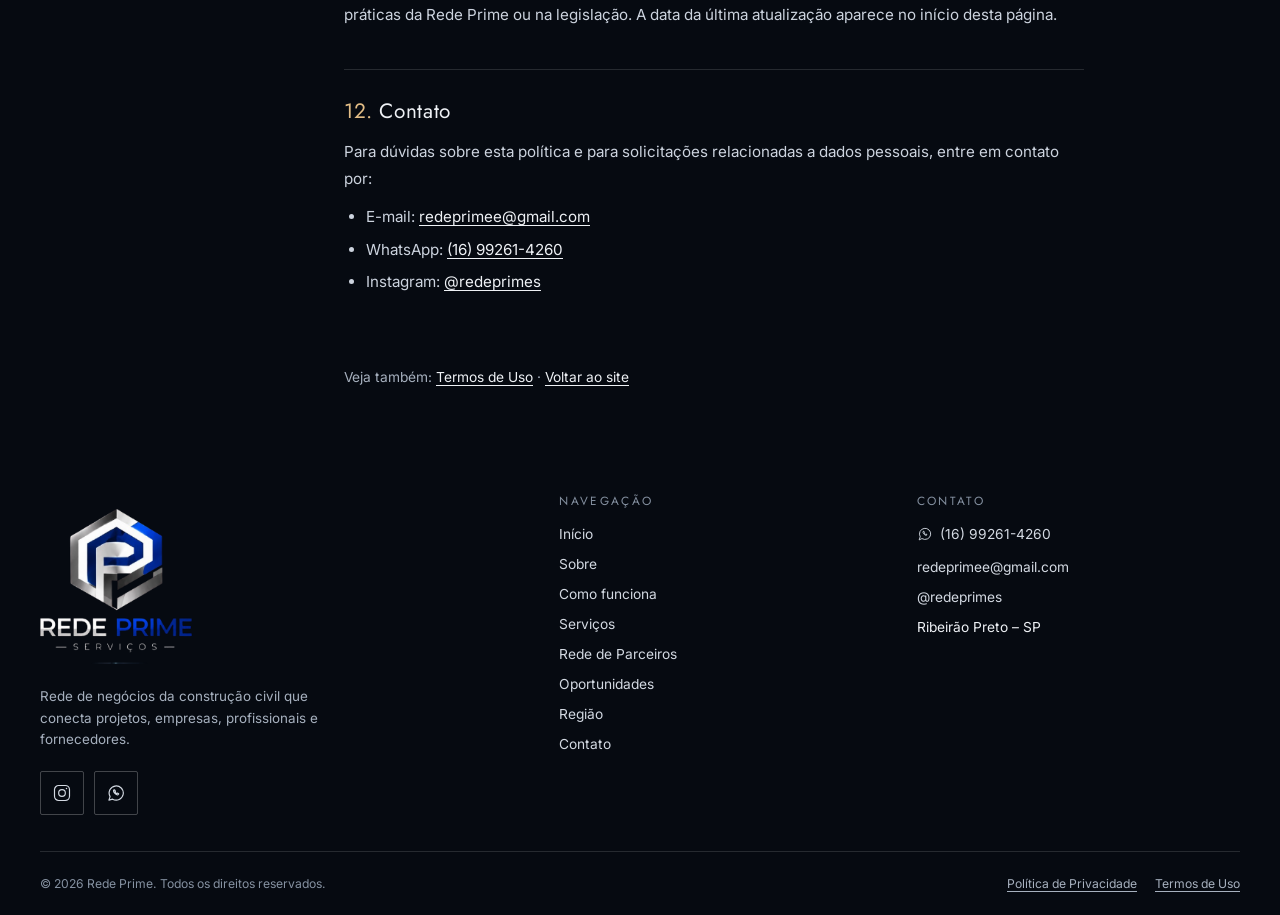
<file: privacidade.html>
<!DOCTYPE html>
<html lang="pt-BR">
<head>
<meta charset="utf-8">
<meta name="viewport" content="width=device-width, initial-scale=1, viewport-fit=cover">
<title>Política de Privacidade — Rede Prime</title>
<meta name="description" content="Política de Privacidade do site da Rede Prime: quais informações podem ser tratadas, como funcionam os formulários e o WhatsApp, e seus direitos.">
<meta name="theme-color" content="#060a11">
<link rel="canonical" href="https://redeprimes.com.br/privacidade.html">
<meta property="og:type" content="website"><meta property="og:locale" content="pt_BR"><meta property="og:site_name" content="Rede Prime">
<meta property="og:url" content="https://redeprimes.com.br/privacidade.html"><meta property="og:title" content="Política de Privacidade — Rede Prime"><meta property="og:description" content="Política de Privacidade do site da Rede Prime: quais informações podem ser tratadas, como funcionam os formulários e o WhatsApp, e seus direitos.">
<meta property="og:image" content="https://redeprimes.com.br/assets/img/og-image.jpg"><meta property="og:image:type" content="image/jpeg"><meta property="og:image:width" content="1200"><meta property="og:image:height" content="630"><meta property="og:image:alt" content="Logo da Rede Prime">
<meta name="twitter:card" content="summary_large_image"><meta name="twitter:title" content="Política de Privacidade — Rede Prime"><meta name="twitter:description" content="Política de Privacidade do site da Rede Prime: quais informações podem ser tratadas, como funcionam os formulários e o WhatsApp, e seus direitos."><meta name="twitter:image" content="https://redeprimes.com.br/assets/img/og-image.jpg">
<script type="application/ld+json">{"@context":"https://schema.org","@graph":[{"@type":"WebPage","@id":"https://redeprimes.com.br/privacidade.html#webpage","url":"https://redeprimes.com.br/privacidade.html","name":"Política de Privacidade — Rede Prime","description":"Política de Privacidade do site da Rede Prime: quais informações podem ser tratadas, como funcionam os formulários e o WhatsApp, e seus direitos.","inLanguage":"pt-BR","isPartOf":{"@id":"https://redeprimes.com.br/#website"},"publisher":{"@id":"https://redeprimes.com.br/#organization"},"breadcrumb":{"@id":"https://redeprimes.com.br/privacidade.html#breadcrumb"}},{"@type":"BreadcrumbList","@id":"https://redeprimes.com.br/privacidade.html#breadcrumb","itemListElement":[{"@type":"ListItem","position":1,"name":"Rede Prime","item":"https://redeprimes.com.br/"},{"@type":"ListItem","position":2,"name":"Política de Privacidade","item":"https://redeprimes.com.br/privacidade.html"}]},{"@type":"WebSite","@id":"https://redeprimes.com.br/#website","url":"https://redeprimes.com.br/","name":"Rede Prime","inLanguage":"pt-BR","publisher":{"@id":"https://redeprimes.com.br/#organization"}},{"@type":"Organization","@id":"https://redeprimes.com.br/#organization","name":"Rede Prime","alternateName":"Rede Prime Serviços","slogan":"Negócios que Constroem","description":"Rede de negócios da construção civil que conecta clientes, empresas, profissionais e fornecedores em Ribeirão Preto e região.","url":"https://redeprimes.com.br/","logo":{"@type":"ImageObject","url":"https://redeprimes.com.br/assets/img/logo.png","width":516,"height":484},"email":"redeprimee@gmail.com","contactPoint":[{"@type":"ContactPoint","contactType":"customer service","email":"redeprimee@gmail.com","telephone":"+55-16-99261-4260","availableLanguage":"pt-BR"}],"sameAs":["https://www.instagram.com/redeprimes/"],"areaServed":{"@type":"City","name":"Ribeirão Preto","containedInPlace":{"@type":"AdministrativeArea","name":"São Paulo"}}}]}</script>
<link rel="icon" type="image/png" sizes="32x32" href="assets/img/favicon-32.png">
<link rel="icon" type="image/png" sizes="64x64" href="assets/img/favicon-64.png">
<link rel="apple-touch-icon" href="assets/img/apple-touch-icon.png">
<link rel="preconnect" href="https://fonts.googleapis.com"><link rel="preconnect" href="https://fonts.gstatic.com" crossorigin>
<link rel="stylesheet" href="https://fonts.googleapis.com/css2?family=Inter:wght@400;500&family=Jost:wght@300;400;500;600&display=swap">
<link rel="stylesheet" href="assets/css/styles.css">
</head>
<body>
<a class="skip" href="#conteudo">Ir para o conteúdo</a>
<svg width="0" height="0" style="position:absolute" aria-hidden="true" focusable="false"><defs>
<symbol id="i-users" viewBox="0 0 24 24"><circle cx="9" cy="8" r="3"/><path d="M3 19c0-3.3 2.7-6 6-6s6 2.7 6 6"/><circle cx="17" cy="9" r="2.2"/><path d="M16.5 13.2c2.6.3 4.5 2.3 4.5 4.8"/></symbol>
<symbol id="i-briefcase" viewBox="0 0 24 24"><rect x="3" y="7" width="18" height="13" rx="1.5"/><path d="M9 7V5h6v2M3 13h18"/></symbol>
<symbol id="i-nodes" viewBox="0 0 24 24"><circle cx="5" cy="18" r="2"/><circle cx="11" cy="9" r="2"/><circle cx="19" cy="6" r="2"/><circle cx="17" cy="17" r="2"/><path d="M6.2 16.3l3.6-5.6M13 8.6l4-1.2M12.2 10.6l3.6 5"/></symbol>
<symbol id="i-arrow" viewBox="0 0 24 24"><path d="M4 12h15M14 7l5 5-5 5"/></symbol>
<symbol id="i-search" viewBox="0 0 24 24"><circle cx="11" cy="11" r="6"/><path d="M20 20l-4.5-4.5"/></symbol>
<symbol id="i-pin" viewBox="0 0 24 24"><path d="M12 21s-6-5.6-6-10a6 6 0 0 1 12 0c0 4.4-6 10-6 10z"/><circle cx="12" cy="11" r="2"/></symbol>
<symbol id="i-menu" viewBox="0 0 24 24"><path d="M4 7h16M4 12h16M4 17h16"/></symbol>
<symbol id="i-close" viewBox="0 0 24 24"><path d="M6 6l12 12M18 6L6 18"/></symbol>
<symbol id="i-compass" viewBox="0 0 24 24"><path d="M12 3L4 20M12 3l8 17M7.5 14h9"/><circle cx="12" cy="3" r="1"/></symbol>
<symbol id="i-building" viewBox="0 0 24 24"><rect x="5" y="3" width="14" height="18"/><path d="M9 7h2M13 7h2M9 11h2M13 11h2M10 21v-4h4v4"/></symbol>
<symbol id="i-plug" viewBox="0 0 24 24"><path d="M9 3v5M15 3v5M6 8h12v4a6 6 0 0 1-12 0zM12 18v3"/></symbol>
<symbol id="i-window" viewBox="0 0 24 24"><rect x="4" y="3" width="16" height="18"/><path d="M12 3v18M4 12h16"/></symbol>
<symbol id="i-brush" viewBox="0 0 24 24"><rect x="4" y="4" width="14" height="6" rx="1"/><path d="M18 7h2v5h-8v3M10 15h4v6h-4z"/></symbol>
<symbol id="i-tree" viewBox="0 0 24 24"><path d="M12 21v-6M12 15c-4 0-6-3-6-6a6 6 0 0 1 12 0c0 3-2 6-6 6z"/></symbol>
<symbol id="i-sofa" viewBox="0 0 24 24"><path d="M5 11V8a2 2 0 0 1 2-2h10a2 2 0 0 1 2 2v3M3 13a2 2 0 0 1 4 0v2h10v-2a2 2 0 0 1 4 0v5H3zM5 18v2M19 18v2"/></symbol>
<symbol id="i-wrench" viewBox="0 0 24 24"><path d="M14.7 6.3a4 4 0 0 0-5 5L4 17l3 3 5.7-5.7a4 4 0 0 0 5-5l-2.5 2.5-2.2-.5-.5-2.2z"/></symbol>
<symbol id="i-badge" viewBox="0 0 24 24"><path d="M12 3l7 3v5c0 4.5-3 8-7 10-4-2-7-5.5-7-10V6z"/><path d="M9 12l2 2 4-4"/></symbol>
<symbol id="i-instagram" viewBox="0 0 24 24"><rect x="3" y="3" width="18" height="18" rx="5"/><circle cx="12" cy="12" r="4"/><circle cx="17.4" cy="6.6" r=".9" fill="currentColor" stroke="none"/></symbol>
<symbol id="i-whatsapp" viewBox="0 0 24 24"><path d="M3.5 20.5l1.4-4.2A8.5 8.5 0 1 1 8 19.4z"/><path d="M9.2 8.6c-.3.5-.3 1.4.5 2.6.9 1.4 2.1 2.4 3.4 2.9.9.3 1.5 0 1.9-.6l.2-.5-1.6-.9-.7.6c-.8-.3-1.7-1.1-2.1-2l.5-.7-.8-1.7z"/></symbol>
<symbol id="i-target" viewBox="0 0 24 24"><circle cx="12" cy="12" r="8"/><circle cx="12" cy="12" r="4"/><circle cx="12" cy="12" r=".8"/></symbol>
</defs></svg>
<header class="site-header"><div class="container header-in">
  <a class="logo" href="index.html"><img src="assets/img/logo.png" width="516" height="484" alt="Rede Prime Serviços — ir para o início"></a>
  <nav class="nav" id="nav" aria-label="Principal">
    <ul>
      <li><a href="index.html#inicio">Início</a></li><li><a href="index.html#sobre">Sobre</a></li><li><a href="index.html#solucoes">Soluções</a></li>
      <li><a href="index.html#servicos">Serviços</a></li><li><a href="index.html#parceiros">Rede de Parceiros</a></li>
      <li><a href="index.html#oportunidades">Oportunidades</a></li><li><a href="index.html#regiao">Região</a></li><li><a href="index.html#contato">Contato</a></li>
    </ul>
    <div class="nav-actions">
      <a class="btn btn-light" href="index.html#contato">Solicitar Conexão</a>
      <a class="btn" href="index.html#parceiros">Área do Parceiro</a>
    </div>
  </nav>
  <div class="header-actions">
    <a class="btn btn-sm only-desktop" href="index.html#contato">Solicitar Conexão <svg class="ic" aria-hidden="true"><use href="#i-arrow"/></svg></a>
    <a class="btn btn-sm only-desktop" href="index.html#parceiros">Área do Parceiro</a>
    <button class="icon-btn nav-toggle" id="nav-toggle" type="button" aria-expanded="false" aria-controls="nav" aria-label="Abrir menu"><svg class="ic ic-menu" aria-hidden="true"><use href="#i-menu"/></svg><svg class="ic ic-close" aria-hidden="true"><use href="#i-close"/></svg></button>
  </div>
</div></header>
<main id="conteudo">
<section class="legal-hero"><div class="container">
  <p class="label"><a href="index.html">Rede Prime</a> / Institucional</p>
  <h1 class="h-display">Política de Privacidade</h1>
  <p class="lead">Como o site da Rede Prime trata as informações de quem o visita e de quem usa seus formulários.</p>
  <p class="legal-meta">Última atualização: 13 de outubro de 2026. Versão inicial, sujeita a revisão e atualização.</p>
</div></section>
<div class="container legal-layout">
  <nav class="toc" aria-label="Nesta página"><p class="label">Nesta página</p><ol>
<li><a href="#apresentacao">Quem somos e para que serve esta política</a></li>
<li><a href="#dados">Quais informações podem ser tratadas</a></li>
<li><a href="#finalidades">Para que usamos essas informações</a></li>
<li><a href="#formularios">Como funcionam os formulários e o WhatsApp</a></li>
<li><a href="#compartilhamento">Compartilhamento de informações</a></li>
<li><a href="#terceiros">Serviços de terceiros</a></li>
<li><a href="#cookies">Cookies e tecnologias semelhantes</a></li>
<li><a href="#seguranca">Segurança da informação</a></li>
<li><a href="#direitos">Seus direitos</a></li>
<li><a href="#retencao">Por quanto tempo guardamos as informações</a></li>
<li><a href="#alteracoes">Alterações nesta política</a></li>
<li><a href="#contato">Contato</a></li>
  </ol></nav>
  <article class="legal-article">
<section class="legal-sec" id="apresentacao" aria-labelledby="h-apresentacao"><h2 id="h-apresentacao"><span class="num">1.</span> Quem somos e para que serve esta política</h2>
<p>Esta Política de Privacidade explica como o site da <strong>Rede Prime — Negócios que Constroem</strong> trata informações pessoais. A Rede Prime é uma rede de negócios do setor da construção civil, que conecta clientes, empresas, profissionais e fornecedores.</p>
<p>O texto vale para este site institucional e foi escrito com base no seu funcionamento atual. Se o site mudar, a política será atualizada.</p>
</section>
<section class="legal-sec" id="dados" aria-labelledby="h-dados"><h2 id="h-dados"><span class="num">2.</span> Quais informações podem ser tratadas</h2>
<h3>Informações que você digita nos formulários</h3>
<p><strong>Formulário “Tem uma demanda?”</strong></p>
<ul><li>Nome;</li><li>número de WhatsApp;</li><li>tipo de projeto ou serviço desejado;</li><li>cidade;</li><li>descrição da necessidade;</li><li>prazo desejado (opcional).</li></ul>
<p><strong>Formulário “Área do Parceiro”</strong></p>
<ul><li>Nome do responsável;</li><li>empresa ou nome profissional;</li><li>segmento (área de atuação);</li><li>cidade-base;</li><li>número de WhatsApp;</li><li>e-mail (opcional).</li></ul>
<p>Você preenche esses campos por iniciativa própria. Evite incluir informações sensíveis ou desnecessárias na descrição.</p>
<h3>Informações técnicas de navegação</h3>
<p>Como em qualquer site, ao abrir a página o seu navegador se comunica com os servidores que entregam o site e seus recursos. Isso envolve dados técnicos, como endereço IP, tipo de dispositivo e de navegador, e data e hora do acesso, que ficam registrados pelos provedores desses serviços (veja as seções 5 e 6).</p>
<h3>Informações que você compartilhar depois, pelo WhatsApp</h3>
<p>Depois que a conversa é iniciada, tudo o que você escrever ou enviar (por exemplo, fotos, plantas, endereço da obra ou documentos) acontece dentro do WhatsApp e não passa pelos formulários do site.</p>
</section>
<section class="legal-sec" id="finalidades" aria-labelledby="h-finalidades"><h2 id="h-finalidades"><span class="num">3.</span> Para que usamos essas informações</h2>
<ul><li>receber solicitações de contato;</li><li>responder a dúvidas e a pedidos de informação;</li><li>avaliar demandas relacionadas à construção civil;</li><li>facilitar o contato entre empresas, profissionais, parceiros e potenciais clientes;</li><li>avaliar o interesse de empresas e profissionais em integrar a rede;</li><li>dar continuidade às conversas iniciadas por você.</li></ul>
</section>
<section class="legal-sec" id="formularios" aria-labelledby="h-formularios"><h2 id="h-formularios"><span class="num">4.</span> Como funcionam os formulários e o WhatsApp</h2>
<div class="callout">
<p>Os formulários <strong>não enviam seus dados para um servidor da Rede Prime</strong>. Eles apenas preparam uma mensagem e abrem o WhatsApp.</p>
</div>
<ul>
<li>Ao clicar no botão do formulário, o próprio navegador monta um texto com o que você preencheu e abre o WhatsApp (aplicativo ou WhatsApp Web) com a mensagem já escrita.</li>
<li>O site não grava essas informações em banco de dados, planilha, e-mail ou no armazenamento do navegador, e não envia nenhuma mensagem automaticamente.</li>
<li>Para deixar a conversa preenchida, o texto da mensagem é incluído no endereço do WhatsApp (<em>wa.me</em>) aberto pelo seu navegador. Por isso, o WhatsApp recebe esse conteúdo ao abrir o link, nos termos da sua própria política de privacidade.</li>
<li><strong>Abrir o WhatsApp não significa que a mensagem foi enviada.</strong> Você pode revisar, alterar ou apagar o texto antes de enviar.</li>
<li>A Rede Prime só recebe a mensagem se <strong>você</strong> a enviar. Ao enviar, ela também passa a receber o seu número de WhatsApp, e o tratamento das informações segue, além desta política, os termos e as práticas do WhatsApp.</li>
</ul>
</section>
<section class="legal-sec" id="compartilhamento" aria-labelledby="h-compartilhamento"><h2 id="h-compartilhamento"><span class="num">5.</span> Compartilhamento de informações</h2>
<p>O site não compartilha, por conta própria, os dados dos formulários com terceiros, porque não os recebe antes de você enviar a mensagem.</p>
<p>Depois que a Rede Prime recebe uma solicitação, o funcionamento descrito no próprio site prevê que a demanda seja analisada e encaminhada a empresas e profissionais parceiros compatíveis, para que possam entrar em contato ou apresentar opções. Quando isso acontecer, o compartilhamento deve se limitar ao necessário para essa finalidade.</p>
<p>As informações também poderão ser compartilhadas quando houver obrigação legal ou determinação de autoridade competente.</p>
</section>
<section class="legal-sec" id="terceiros" aria-labelledby="h-terceiros"><h2 id="h-terceiros"><span class="num">6.</span> Serviços de terceiros</h2>
<p>O site utiliza ou se liga a serviços de outras empresas, cada uma com suas próprias políticas de privacidade e termos de uso:</p>
<ul>
<li><strong>WhatsApp (Meta)</strong>: canal de contato aberto pelos formulários e pelos botões do site.</li>
<li><strong>Instagram (Meta)</strong>: link para o perfil <a href="https://www.instagram.com/redeprimes/" target="_blank" rel="noopener noreferrer">@redeprimes</a>. Ao clicar, você sai do site.</li>
<li><strong>Google Fonts</strong>: as fontes de texto do site são carregadas dos servidores do Google quando a página é aberta, o que pode envolver o seu endereço IP.</li>
<li><strong>Provedor de hospedagem</strong>: serviço que publica o site e que pode manter registros técnicos de acesso.</li>
</ul>
<p>Recomendamos que você consulte as políticas desses serviços. A Rede Prime não controla suas práticas.</p>
</section>
<section class="legal-sec" id="cookies" aria-labelledby="h-cookies"><h2 id="h-cookies"><span class="num">7.</span> Cookies e tecnologias semelhantes</h2>
<p>Pela análise do código atual do site:</p>
<ul>
<li>o site <strong>não define cookies próprios</strong>;</li>
<li>não usa <em>localStorage</em> ou <em>sessionStorage</em> para guardar informações;</li>
<li>não utiliza ferramentas de análise de audiência nem pixels de publicidade.</li>
</ul>
<p>Os serviços de terceiros listados na seção 6 podem usar cookies ou tecnologias semelhantes conforme as suas próprias regras. Se ferramentas de análise ou de publicidade forem adicionadas ao site, esta política será atualizada.</p>
</section>
<section class="legal-sec" id="seguranca" aria-labelledby="h-seguranca"><h2 id="h-seguranca"><span class="num">8.</span> Segurança da informação</h2>
<p>Nenhum ambiente digital é totalmente livre de riscos. Como os formulários não guardam as informações em um servidor do site, elas ficam no seu navegador até você decidir enviar a mensagem pelo WhatsApp.</p>
<p>Para sua proteção, evite informar dados sensíveis, documentos pessoais, senhas ou dados bancários no formulário ou na conversa inicial, e mantenha seu dispositivo e seu aplicativo atualizados.</p>
</section>
<section class="legal-sec" id="direitos" aria-labelledby="h-direitos"><h2 id="h-direitos"><span class="num">9.</span> Seus direitos</h2>
<p>A Lei Geral de Proteção de Dados Pessoais (Lei nº 13.709/2018, LGPD) garante a você, nos casos e nos limites previstos em lei, os direitos de:</p>
<ul>
<li>confirmar se há tratamento dos seus dados e acessá-los;</li>
<li>corrigir dados incompletos, inexatos ou desatualizados;</li>
<li>pedir a anonimização, o bloqueio ou a eliminação de dados desnecessários, excessivos ou tratados em desconformidade com a lei;</li>
<li>pedir a portabilidade dos dados, conforme a regulamentação;</li>
<li>pedir a eliminação de dados tratados com base no seu consentimento, quando cabível;</li>
<li>saber com quais entidades públicas e privadas os dados foram compartilhados;</li>
<li>ser informado sobre a possibilidade de não consentir e sobre as consequências da recusa;</li>
<li>revogar o consentimento, quando o tratamento se basear nele;</li>
<li>apresentar petição à Autoridade Nacional de Proteção de Dados (ANPD).</li>
</ul>
<p>Para fazer um pedido, entre em contato pelos canais da seção 12, identificando-se e descrevendo o que deseja. Dados que estejam dentro do WhatsApp ou do Instagram são tratados também por essas plataformas, e os pedidos relativos a elas devem seguir as regras de cada serviço.</p>
</section>
<section class="legal-sec" id="retencao" aria-labelledby="h-retencao"><h2 id="h-retencao"><span class="num">10.</span> Por quanto tempo guardamos as informações</h2>
<p>Como os formulários não armazenam dados no site, não há um banco de dados do site a ser guardado ou apagado. As conversas iniciadas por você ficam no WhatsApp da Rede Prime e no seu próprio aparelho.</p>
<p>As informações recebidas pela Rede Prime são mantidas pelo tempo necessário para cumprir as finalidades desta política, atender a obrigações legais e exercer direitos em eventuais disputas. Quando deixarem de ser necessárias, serão eliminadas ou anonimizadas, salvo nas hipóteses em que a lei permitir ou exigir a guarda.</p>
</section>
<section class="legal-sec" id="alteracoes" aria-labelledby="h-alteracoes"><h2 id="h-alteracoes"><span class="num">11.</span> Alterações nesta política</h2>
<p>Esta política poderá ser atualizada quando houver mudanças no site, nos serviços utilizados, nas práticas da Rede Prime ou na legislação. A data da última atualização aparece no início desta página.</p>
</section>
<section class="legal-sec" id="contato" aria-labelledby="h-contato"><h2 id="h-contato"><span class="num">12.</span> Contato</h2>
<p>Para dúvidas sobre esta política e para solicitações relacionadas a dados pessoais, entre em contato por:</p>
<ul>
<li>E-mail: <a href="mailto:redeprimee@gmail.com">redeprimee@gmail.com</a></li>
<li>WhatsApp: <a href="https://wa.me/5516992614260" target="_blank" rel="noopener noreferrer">(16) 99261-4260</a></li>
<li>Instagram: <a href="https://www.instagram.com/redeprimes/" target="_blank" rel="noopener noreferrer">@redeprimes</a></li>
</ul>
</section>
    <p class="legal-other">Veja também: <a href="termos.html">Termos de Uso</a> · <a href="index.html">Voltar ao site</a></p>
  </article>
</div>
</main>
<footer class="site-footer"><div class="container">
  <div class="foot foot-3">
    <div><a class="logo logo-foot" href="index.html"><img src="assets/img/logo.png" width="516" height="484" alt="Rede Prime Serviços — ir para o início" loading="lazy"></a>
      <p>Rede de negócios da construção civil que conecta projetos, empresas, profissionais e fornecedores.</p>
      <div class="social-row" id="foot-social"></div></div>
    <div><h4>Navegação</h4><ul>
      <li><a href="index.html#inicio">Início</a></li><li><a href="index.html#sobre">Sobre</a></li><li><a href="index.html#solucoes">Como funciona</a></li><li><a href="index.html#servicos">Serviços</a></li><li><a href="index.html#parceiros">Rede de Parceiros</a></li>
      <li><a href="index.html#oportunidades">Oportunidades</a></li><li><a href="index.html#regiao">Região</a></li><li><a href="index.html#contato">Contato</a></li></ul></div>
    <div><h4>Contato</h4><ul id="foot-contact"></ul></div>
  </div>
  <div class="foot-legal"><span>© <span id="year">2026</span> Rede Prime. Todos os direitos reservados.</span>
    <div><a href="privacidade.html">Política de Privacidade</a><a href="termos.html">Termos de Uso</a></div></div>
</div></footer>
<script src="assets/js/data.js"></script>
<script src="assets/js/legal.js" defer></script>
</body>
</html>
</file>
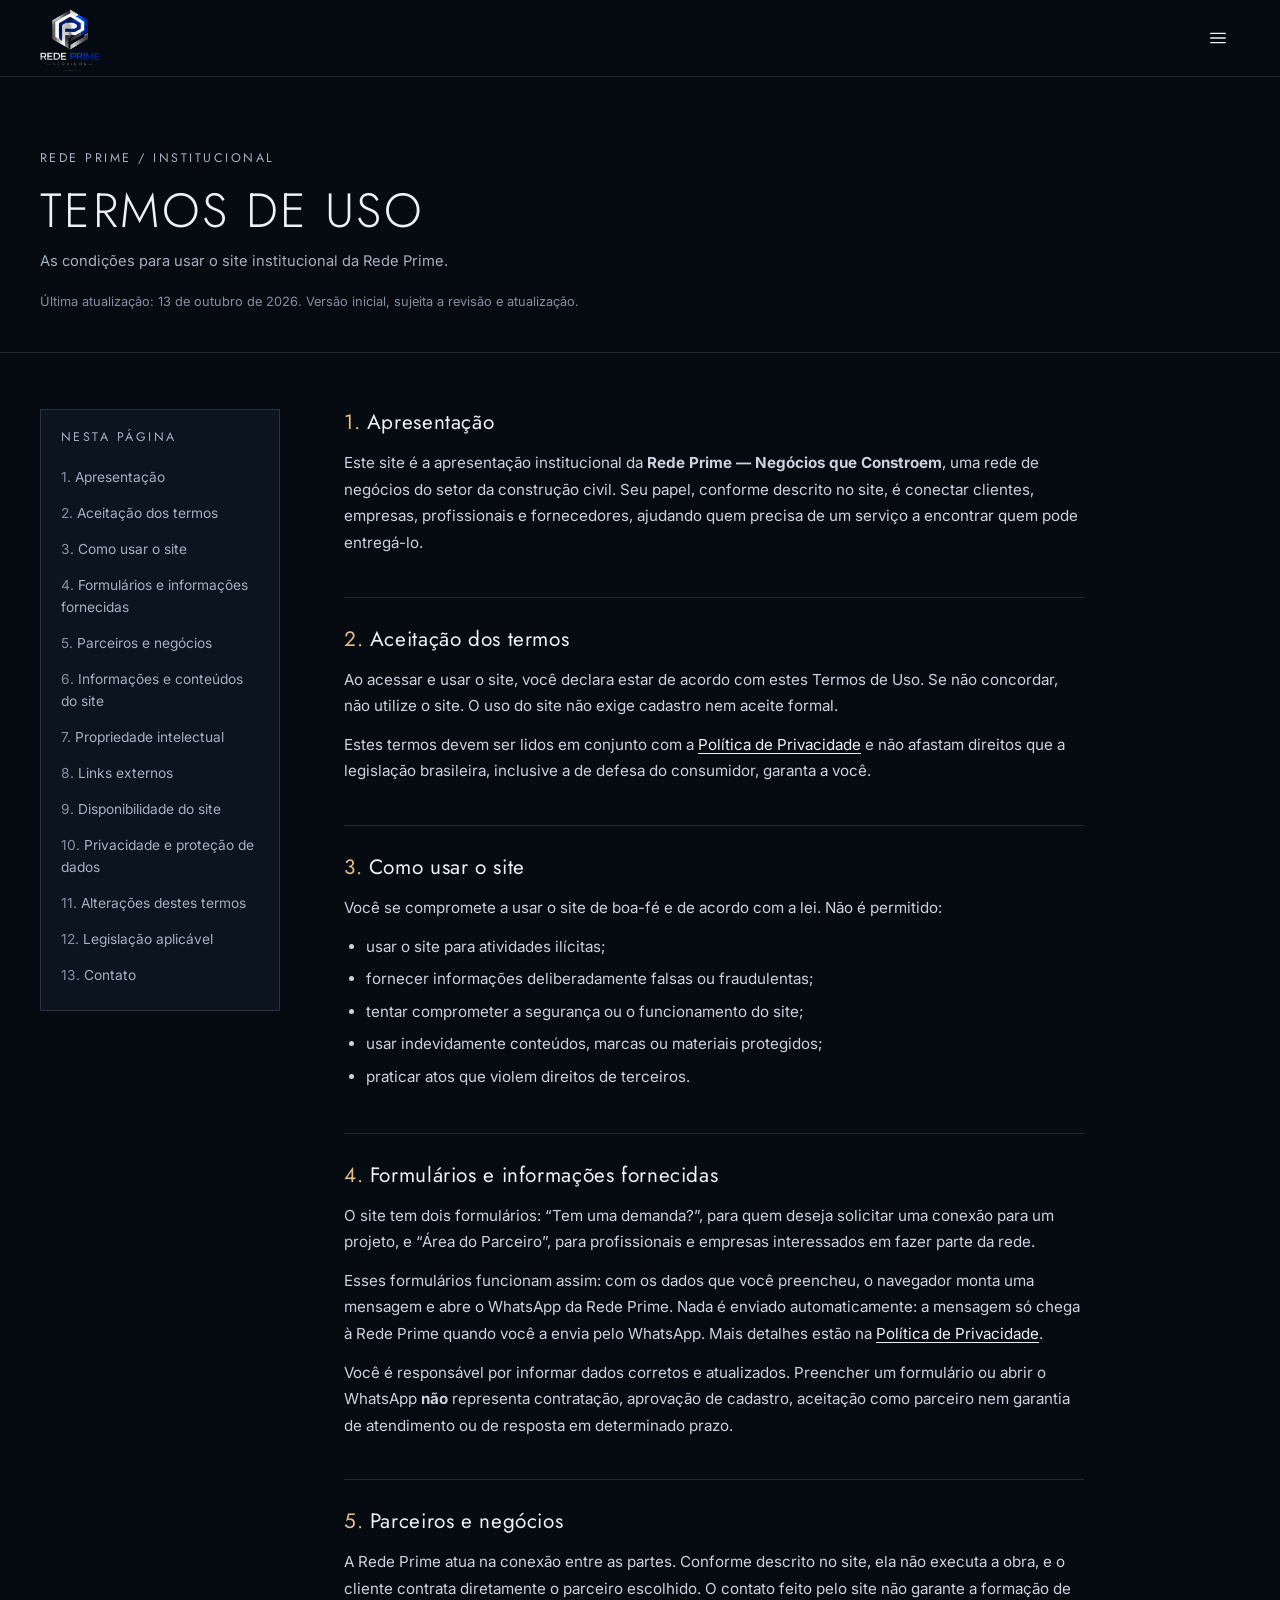
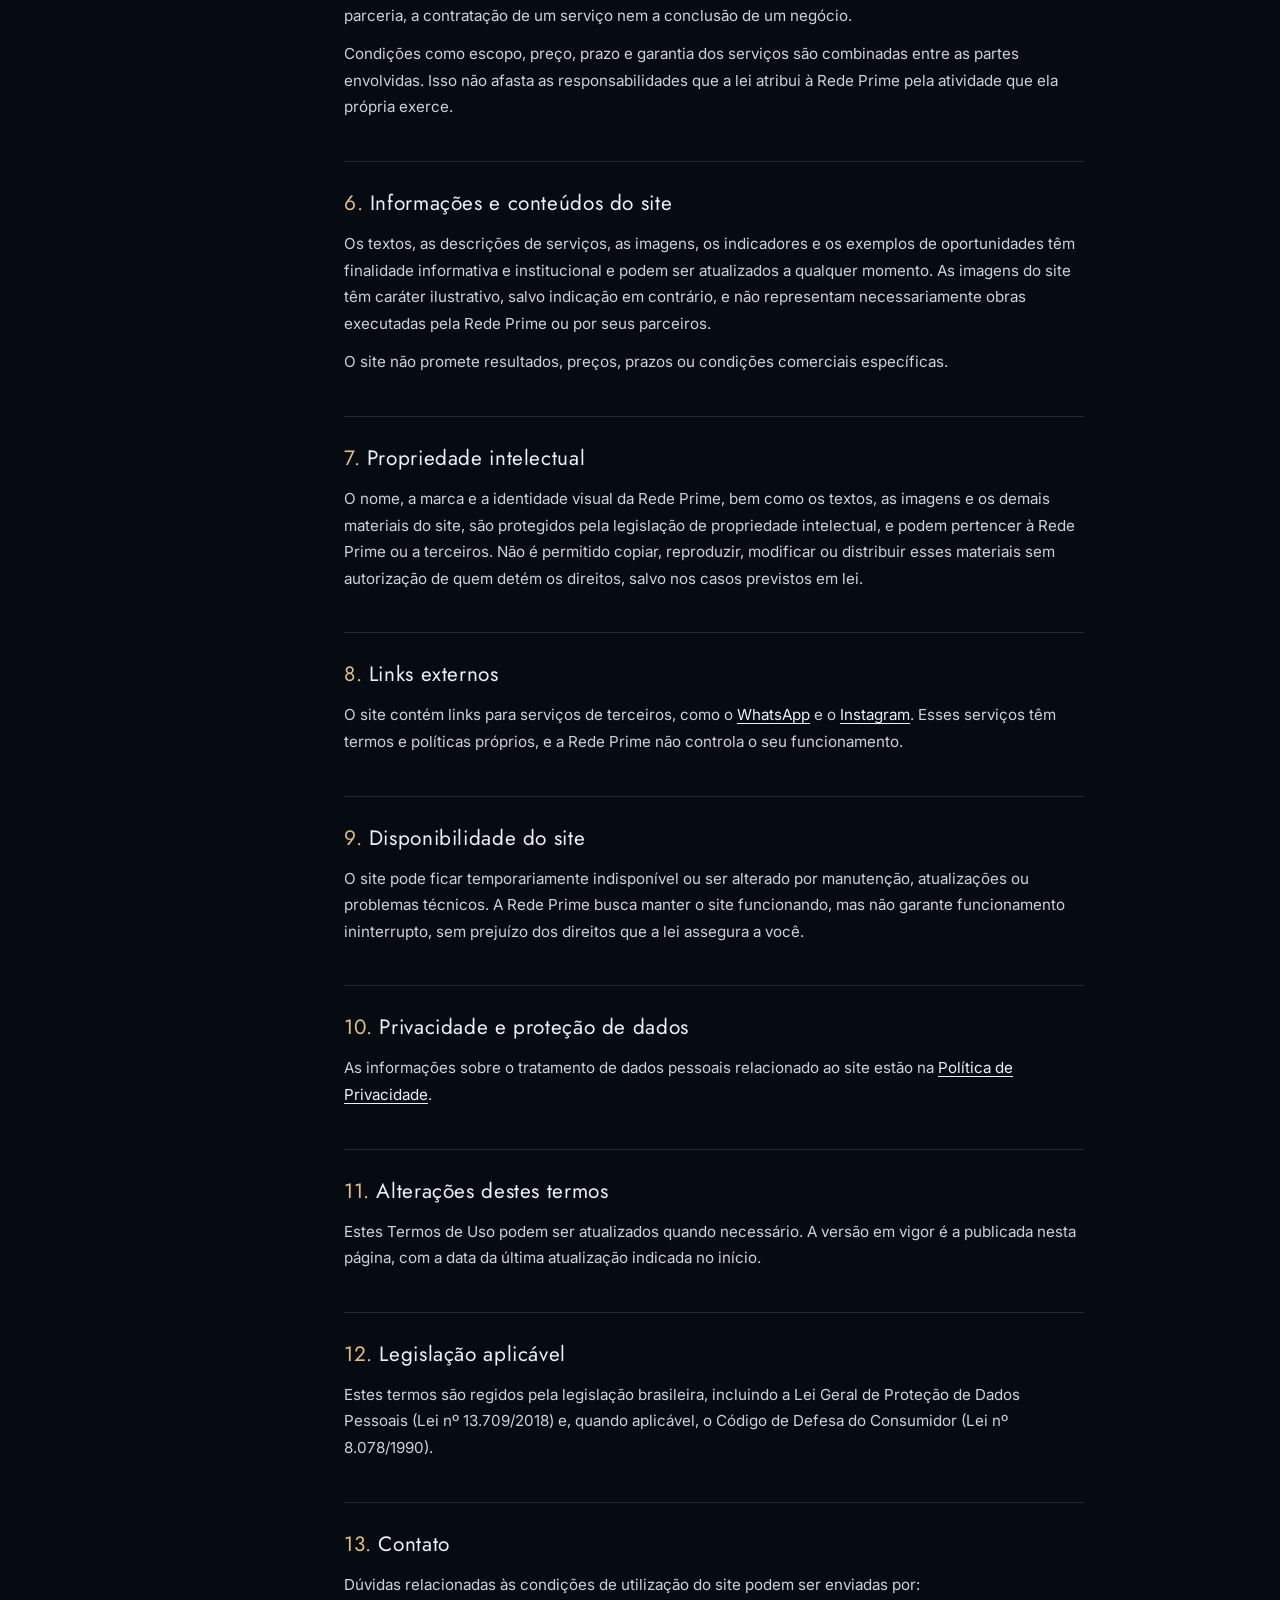
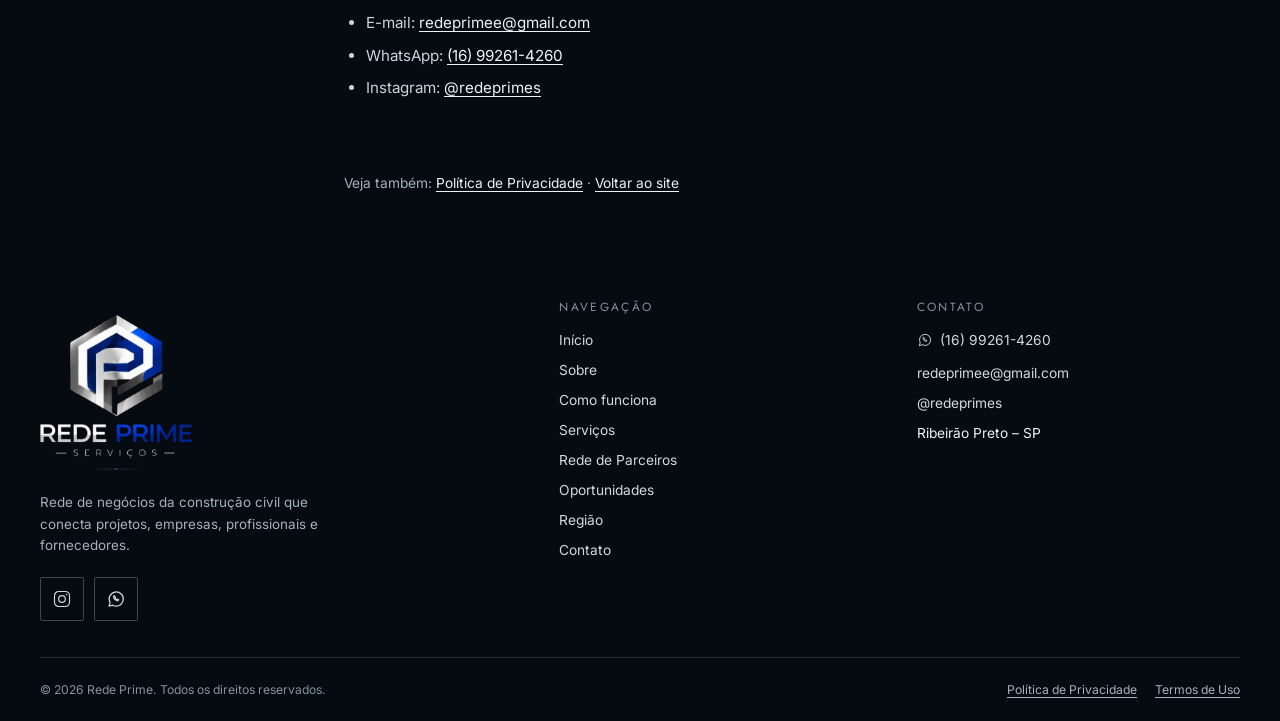
<file: termos.html>
<!DOCTYPE html>
<html lang="pt-BR">
<head>
<meta charset="utf-8">
<meta name="viewport" content="width=device-width, initial-scale=1, viewport-fit=cover">
<title>Termos de Uso — Rede Prime</title>
<meta name="description" content="Termos de Uso do site da Rede Prime: condições de utilização do site, dos formulários e dos links para WhatsApp e Instagram.">
<meta name="theme-color" content="#060a11">
<link rel="canonical" href="https://redeprimes.com.br/termos.html">
<meta property="og:type" content="website"><meta property="og:locale" content="pt_BR"><meta property="og:site_name" content="Rede Prime">
<meta property="og:url" content="https://redeprimes.com.br/termos.html"><meta property="og:title" content="Termos de Uso — Rede Prime"><meta property="og:description" content="Termos de Uso do site da Rede Prime: condições de utilização do site, dos formulários e dos links para WhatsApp e Instagram.">
<meta property="og:image" content="https://redeprimes.com.br/assets/img/og-image.jpg"><meta property="og:image:type" content="image/jpeg"><meta property="og:image:width" content="1200"><meta property="og:image:height" content="630"><meta property="og:image:alt" content="Logo da Rede Prime">
<meta name="twitter:card" content="summary_large_image"><meta name="twitter:title" content="Termos de Uso — Rede Prime"><meta name="twitter:description" content="Termos de Uso do site da Rede Prime: condições de utilização do site, dos formulários e dos links para WhatsApp e Instagram."><meta name="twitter:image" content="https://redeprimes.com.br/assets/img/og-image.jpg">
<script type="application/ld+json">{"@context":"https://schema.org","@graph":[{"@type":"WebPage","@id":"https://redeprimes.com.br/termos.html#webpage","url":"https://redeprimes.com.br/termos.html","name":"Termos de Uso — Rede Prime","description":"Termos de Uso do site da Rede Prime: condições de utilização do site, dos formulários e dos links para WhatsApp e Instagram.","inLanguage":"pt-BR","isPartOf":{"@id":"https://redeprimes.com.br/#website"},"publisher":{"@id":"https://redeprimes.com.br/#organization"},"breadcrumb":{"@id":"https://redeprimes.com.br/termos.html#breadcrumb"}},{"@type":"BreadcrumbList","@id":"https://redeprimes.com.br/termos.html#breadcrumb","itemListElement":[{"@type":"ListItem","position":1,"name":"Rede Prime","item":"https://redeprimes.com.br/"},{"@type":"ListItem","position":2,"name":"Termos de Uso","item":"https://redeprimes.com.br/termos.html"}]},{"@type":"WebSite","@id":"https://redeprimes.com.br/#website","url":"https://redeprimes.com.br/","name":"Rede Prime","inLanguage":"pt-BR","publisher":{"@id":"https://redeprimes.com.br/#organization"}},{"@type":"Organization","@id":"https://redeprimes.com.br/#organization","name":"Rede Prime","alternateName":"Rede Prime Serviços","slogan":"Negócios que Constroem","description":"Rede de negócios da construção civil que conecta clientes, empresas, profissionais e fornecedores em Ribeirão Preto e região.","url":"https://redeprimes.com.br/","logo":{"@type":"ImageObject","url":"https://redeprimes.com.br/assets/img/logo.png","width":516,"height":484},"email":"redeprimee@gmail.com","contactPoint":[{"@type":"ContactPoint","contactType":"customer service","email":"redeprimee@gmail.com","telephone":"+55-16-99261-4260","availableLanguage":"pt-BR"}],"sameAs":["https://www.instagram.com/redeprimes/"],"areaServed":{"@type":"City","name":"Ribeirão Preto","containedInPlace":{"@type":"AdministrativeArea","name":"São Paulo"}}}]}</script>
<link rel="icon" type="image/png" sizes="32x32" href="assets/img/favicon-32.png">
<link rel="icon" type="image/png" sizes="64x64" href="assets/img/favicon-64.png">
<link rel="apple-touch-icon" href="assets/img/apple-touch-icon.png">
<link rel="preconnect" href="https://fonts.googleapis.com"><link rel="preconnect" href="https://fonts.gstatic.com" crossorigin>
<link rel="stylesheet" href="https://fonts.googleapis.com/css2?family=Inter:wght@400;500&family=Jost:wght@300;400;500;600&display=swap">
<link rel="stylesheet" href="assets/css/styles.css">
</head>
<body>
<a class="skip" href="#conteudo">Ir para o conteúdo</a>
<svg width="0" height="0" style="position:absolute" aria-hidden="true" focusable="false"><defs>
<symbol id="i-users" viewBox="0 0 24 24"><circle cx="9" cy="8" r="3"/><path d="M3 19c0-3.3 2.7-6 6-6s6 2.7 6 6"/><circle cx="17" cy="9" r="2.2"/><path d="M16.5 13.2c2.6.3 4.5 2.3 4.5 4.8"/></symbol>
<symbol id="i-briefcase" viewBox="0 0 24 24"><rect x="3" y="7" width="18" height="13" rx="1.5"/><path d="M9 7V5h6v2M3 13h18"/></symbol>
<symbol id="i-nodes" viewBox="0 0 24 24"><circle cx="5" cy="18" r="2"/><circle cx="11" cy="9" r="2"/><circle cx="19" cy="6" r="2"/><circle cx="17" cy="17" r="2"/><path d="M6.2 16.3l3.6-5.6M13 8.6l4-1.2M12.2 10.6l3.6 5"/></symbol>
<symbol id="i-arrow" viewBox="0 0 24 24"><path d="M4 12h15M14 7l5 5-5 5"/></symbol>
<symbol id="i-search" viewBox="0 0 24 24"><circle cx="11" cy="11" r="6"/><path d="M20 20l-4.5-4.5"/></symbol>
<symbol id="i-pin" viewBox="0 0 24 24"><path d="M12 21s-6-5.6-6-10a6 6 0 0 1 12 0c0 4.4-6 10-6 10z"/><circle cx="12" cy="11" r="2"/></symbol>
<symbol id="i-menu" viewBox="0 0 24 24"><path d="M4 7h16M4 12h16M4 17h16"/></symbol>
<symbol id="i-close" viewBox="0 0 24 24"><path d="M6 6l12 12M18 6L6 18"/></symbol>
<symbol id="i-compass" viewBox="0 0 24 24"><path d="M12 3L4 20M12 3l8 17M7.5 14h9"/><circle cx="12" cy="3" r="1"/></symbol>
<symbol id="i-building" viewBox="0 0 24 24"><rect x="5" y="3" width="14" height="18"/><path d="M9 7h2M13 7h2M9 11h2M13 11h2M10 21v-4h4v4"/></symbol>
<symbol id="i-plug" viewBox="0 0 24 24"><path d="M9 3v5M15 3v5M6 8h12v4a6 6 0 0 1-12 0zM12 18v3"/></symbol>
<symbol id="i-window" viewBox="0 0 24 24"><rect x="4" y="3" width="16" height="18"/><path d="M12 3v18M4 12h16"/></symbol>
<symbol id="i-brush" viewBox="0 0 24 24"><rect x="4" y="4" width="14" height="6" rx="1"/><path d="M18 7h2v5h-8v3M10 15h4v6h-4z"/></symbol>
<symbol id="i-tree" viewBox="0 0 24 24"><path d="M12 21v-6M12 15c-4 0-6-3-6-6a6 6 0 0 1 12 0c0 3-2 6-6 6z"/></symbol>
<symbol id="i-sofa" viewBox="0 0 24 24"><path d="M5 11V8a2 2 0 0 1 2-2h10a2 2 0 0 1 2 2v3M3 13a2 2 0 0 1 4 0v2h10v-2a2 2 0 0 1 4 0v5H3zM5 18v2M19 18v2"/></symbol>
<symbol id="i-wrench" viewBox="0 0 24 24"><path d="M14.7 6.3a4 4 0 0 0-5 5L4 17l3 3 5.7-5.7a4 4 0 0 0 5-5l-2.5 2.5-2.2-.5-.5-2.2z"/></symbol>
<symbol id="i-badge" viewBox="0 0 24 24"><path d="M12 3l7 3v5c0 4.5-3 8-7 10-4-2-7-5.5-7-10V6z"/><path d="M9 12l2 2 4-4"/></symbol>
<symbol id="i-instagram" viewBox="0 0 24 24"><rect x="3" y="3" width="18" height="18" rx="5"/><circle cx="12" cy="12" r="4"/><circle cx="17.4" cy="6.6" r=".9" fill="currentColor" stroke="none"/></symbol>
<symbol id="i-whatsapp" viewBox="0 0 24 24"><path d="M3.5 20.5l1.4-4.2A8.5 8.5 0 1 1 8 19.4z"/><path d="M9.2 8.6c-.3.5-.3 1.4.5 2.6.9 1.4 2.1 2.4 3.4 2.9.9.3 1.5 0 1.9-.6l.2-.5-1.6-.9-.7.6c-.8-.3-1.7-1.1-2.1-2l.5-.7-.8-1.7z"/></symbol>
<symbol id="i-target" viewBox="0 0 24 24"><circle cx="12" cy="12" r="8"/><circle cx="12" cy="12" r="4"/><circle cx="12" cy="12" r=".8"/></symbol>
</defs></svg>
<header class="site-header"><div class="container header-in">
  <a class="logo" href="index.html"><img src="assets/img/logo.png" width="516" height="484" alt="Rede Prime Serviços — ir para o início"></a>
  <nav class="nav" id="nav" aria-label="Principal">
    <ul>
      <li><a href="index.html#inicio">Início</a></li><li><a href="index.html#sobre">Sobre</a></li><li><a href="index.html#solucoes">Soluções</a></li>
      <li><a href="index.html#servicos">Serviços</a></li><li><a href="index.html#parceiros">Rede de Parceiros</a></li>
      <li><a href="index.html#oportunidades">Oportunidades</a></li><li><a href="index.html#regiao">Região</a></li><li><a href="index.html#contato">Contato</a></li>
    </ul>
    <div class="nav-actions">
      <a class="btn btn-light" href="index.html#contato">Solicitar Conexão</a>
      <a class="btn" href="index.html#parceiros">Área do Parceiro</a>
    </div>
  </nav>
  <div class="header-actions">
    <a class="btn btn-sm only-desktop" href="index.html#contato">Solicitar Conexão <svg class="ic" aria-hidden="true"><use href="#i-arrow"/></svg></a>
    <a class="btn btn-sm only-desktop" href="index.html#parceiros">Área do Parceiro</a>
    <button class="icon-btn nav-toggle" id="nav-toggle" type="button" aria-expanded="false" aria-controls="nav" aria-label="Abrir menu"><svg class="ic ic-menu" aria-hidden="true"><use href="#i-menu"/></svg><svg class="ic ic-close" aria-hidden="true"><use href="#i-close"/></svg></button>
  </div>
</div></header>
<main id="conteudo">
<section class="legal-hero"><div class="container">
  <p class="label"><a href="index.html">Rede Prime</a> / Institucional</p>
  <h1 class="h-display">Termos de Uso</h1>
  <p class="lead">As condições para usar o site institucional da Rede Prime.</p>
  <p class="legal-meta">Última atualização: 13 de outubro de 2026. Versão inicial, sujeita a revisão e atualização.</p>
</div></section>
<div class="container legal-layout">
  <nav class="toc" aria-label="Nesta página"><p class="label">Nesta página</p><ol>
<li><a href="#apresentacao">Apresentação</a></li>
<li><a href="#aceitacao">Aceitação dos termos</a></li>
<li><a href="#uso">Como usar o site</a></li>
<li><a href="#formularios">Formulários e informações fornecidas</a></li>
<li><a href="#parceiros">Parceiros e negócios</a></li>
<li><a href="#conteudo">Informações e conteúdos do site</a></li>
<li><a href="#propriedade">Propriedade intelectual</a></li>
<li><a href="#links">Links externos</a></li>
<li><a href="#disponibilidade">Disponibilidade do site</a></li>
<li><a href="#privacidade">Privacidade e proteção de dados</a></li>
<li><a href="#alteracoes">Alterações destes termos</a></li>
<li><a href="#lei">Legislação aplicável</a></li>
<li><a href="#contato">Contato</a></li>
  </ol></nav>
  <article class="legal-article">
<section class="legal-sec" id="apresentacao" aria-labelledby="h-apresentacao"><h2 id="h-apresentacao"><span class="num">1.</span> Apresentação</h2>
<p>Este site é a apresentação institucional da <strong>Rede Prime — Negócios que Constroem</strong>, uma rede de negócios do setor da construção civil. Seu papel, conforme descrito no site, é conectar clientes, empresas, profissionais e fornecedores, ajudando quem precisa de um serviço a encontrar quem pode entregá-lo.</p>
</section>
<section class="legal-sec" id="aceitacao" aria-labelledby="h-aceitacao"><h2 id="h-aceitacao"><span class="num">2.</span> Aceitação dos termos</h2>
<p>Ao acessar e usar o site, você declara estar de acordo com estes Termos de Uso. Se não concordar, não utilize o site. O uso do site não exige cadastro nem aceite formal.</p>
<p>Estes termos devem ser lidos em conjunto com a <a href="privacidade.html">Política de Privacidade</a> e não afastam direitos que a legislação brasileira, inclusive a de defesa do consumidor, garanta a você.</p>
</section>
<section class="legal-sec" id="uso" aria-labelledby="h-uso"><h2 id="h-uso"><span class="num">3.</span> Como usar o site</h2>
<p>Você se compromete a usar o site de boa-fé e de acordo com a lei. Não é permitido:</p>
<ul>
<li>usar o site para atividades ilícitas;</li>
<li>fornecer informações deliberadamente falsas ou fraudulentas;</li>
<li>tentar comprometer a segurança ou o funcionamento do site;</li>
<li>usar indevidamente conteúdos, marcas ou materiais protegidos;</li>
<li>praticar atos que violem direitos de terceiros.</li>
</ul>
</section>
<section class="legal-sec" id="formularios" aria-labelledby="h-formularios"><h2 id="h-formularios"><span class="num">4.</span> Formulários e informações fornecidas</h2>
<p>O site tem dois formulários: “Tem uma demanda?”, para quem deseja solicitar uma conexão para um projeto, e “Área do Parceiro”, para profissionais e empresas interessados em fazer parte da rede.</p>
<p>Esses formulários funcionam assim: com os dados que você preencheu, o navegador monta uma mensagem e abre o WhatsApp da Rede Prime. Nada é enviado automaticamente: a mensagem só chega à Rede Prime quando você a envia pelo WhatsApp. Mais detalhes estão na <a href="privacidade.html">Política de Privacidade</a>.</p>
<p>Você é responsável por informar dados corretos e atualizados. Preencher um formulário ou abrir o WhatsApp <strong>não</strong> representa contratação, aprovação de cadastro, aceitação como parceiro nem garantia de atendimento ou de resposta em determinado prazo.</p>
</section>
<section class="legal-sec" id="parceiros" aria-labelledby="h-parceiros"><h2 id="h-parceiros"><span class="num">5.</span> Parceiros e negócios</h2>
<p>A Rede Prime atua na conexão entre as partes. Conforme descrito no site, ela não executa a obra, e o cliente contrata diretamente o parceiro escolhido. O contato feito pelo site não garante a formação de parceria, a contratação de um serviço nem a conclusão de um negócio.</p>
<p>Condições como escopo, preço, prazo e garantia dos serviços são combinadas entre as partes envolvidas. Isso não afasta as responsabilidades que a lei atribui à Rede Prime pela atividade que ela própria exerce.</p>
</section>
<section class="legal-sec" id="conteudo" aria-labelledby="h-conteudo"><h2 id="h-conteudo"><span class="num">6.</span> Informações e conteúdos do site</h2>
<p>Os textos, as descrições de serviços, as imagens, os indicadores e os exemplos de oportunidades têm finalidade informativa e institucional e podem ser atualizados a qualquer momento. As imagens do site têm caráter ilustrativo, salvo indicação em contrário, e não representam necessariamente obras executadas pela Rede Prime ou por seus parceiros.</p>
<p>O site não promete resultados, preços, prazos ou condições comerciais específicas.</p>
</section>
<section class="legal-sec" id="propriedade" aria-labelledby="h-propriedade"><h2 id="h-propriedade"><span class="num">7.</span> Propriedade intelectual</h2>
<p>O nome, a marca e a identidade visual da Rede Prime, bem como os textos, as imagens e os demais materiais do site, são protegidos pela legislação de propriedade intelectual, e podem pertencer à Rede Prime ou a terceiros. Não é permitido copiar, reproduzir, modificar ou distribuir esses materiais sem autorização de quem detém os direitos, salvo nos casos previstos em lei.</p>
</section>
<section class="legal-sec" id="links" aria-labelledby="h-links"><h2 id="h-links"><span class="num">8.</span> Links externos</h2>
<p>O site contém links para serviços de terceiros, como o <a href="https://wa.me/5516992614260" target="_blank" rel="noopener noreferrer">WhatsApp</a> e o <a href="https://www.instagram.com/redeprimes/" target="_blank" rel="noopener noreferrer">Instagram</a>. Esses serviços têm termos e políticas próprios, e a Rede Prime não controla o seu funcionamento.</p>
</section>
<section class="legal-sec" id="disponibilidade" aria-labelledby="h-disponibilidade"><h2 id="h-disponibilidade"><span class="num">9.</span> Disponibilidade do site</h2>
<p>O site pode ficar temporariamente indisponível ou ser alterado por manutenção, atualizações ou problemas técnicos. A Rede Prime busca manter o site funcionando, mas não garante funcionamento ininterrupto, sem prejuízo dos direitos que a lei assegura a você.</p>
</section>
<section class="legal-sec" id="privacidade" aria-labelledby="h-privacidade"><h2 id="h-privacidade"><span class="num">10.</span> Privacidade e proteção de dados</h2>
<p>As informações sobre o tratamento de dados pessoais relacionado ao site estão na <a href="privacidade.html">Política de Privacidade</a>.</p>
</section>
<section class="legal-sec" id="alteracoes" aria-labelledby="h-alteracoes"><h2 id="h-alteracoes"><span class="num">11.</span> Alterações destes termos</h2>
<p>Estes Termos de Uso podem ser atualizados quando necessário. A versão em vigor é a publicada nesta página, com a data da última atualização indicada no início.</p>
</section>
<section class="legal-sec" id="lei" aria-labelledby="h-lei"><h2 id="h-lei"><span class="num">12.</span> Legislação aplicável</h2>
<p>Estes termos são regidos pela legislação brasileira, incluindo a Lei Geral de Proteção de Dados Pessoais (Lei nº 13.709/2018) e, quando aplicável, o Código de Defesa do Consumidor (Lei nº 8.078/1990).</p>
</section>
<section class="legal-sec" id="contato" aria-labelledby="h-contato"><h2 id="h-contato"><span class="num">13.</span> Contato</h2>
<p>Dúvidas relacionadas às condições de utilização do site podem ser enviadas por:</p>
<ul>
<li>E-mail: <a href="mailto:redeprimee@gmail.com">redeprimee@gmail.com</a></li>
<li>WhatsApp: <a href="https://wa.me/5516992614260" target="_blank" rel="noopener noreferrer">(16) 99261-4260</a></li>
<li>Instagram: <a href="https://www.instagram.com/redeprimes/" target="_blank" rel="noopener noreferrer">@redeprimes</a></li>
</ul>
</section>
    <p class="legal-other">Veja também: <a href="privacidade.html">Política de Privacidade</a> · <a href="index.html">Voltar ao site</a></p>
  </article>
</div>
</main>
<footer class="site-footer"><div class="container">
  <div class="foot foot-3">
    <div><a class="logo logo-foot" href="index.html"><img src="assets/img/logo.png" width="516" height="484" alt="Rede Prime Serviços — ir para o início" loading="lazy"></a>
      <p>Rede de negócios da construção civil que conecta projetos, empresas, profissionais e fornecedores.</p>
      <div class="social-row" id="foot-social"></div></div>
    <div><h4>Navegação</h4><ul>
      <li><a href="index.html#inicio">Início</a></li><li><a href="index.html#sobre">Sobre</a></li><li><a href="index.html#solucoes">Como funciona</a></li><li><a href="index.html#servicos">Serviços</a></li><li><a href="index.html#parceiros">Rede de Parceiros</a></li>
      <li><a href="index.html#oportunidades">Oportunidades</a></li><li><a href="index.html#regiao">Região</a></li><li><a href="index.html#contato">Contato</a></li></ul></div>
    <div><h4>Contato</h4><ul id="foot-contact"></ul></div>
  </div>
  <div class="foot-legal"><span>© <span id="year">2026</span> Rede Prime. Todos os direitos reservados.</span>
    <div><a href="privacidade.html">Política de Privacidade</a><a href="termos.html">Termos de Uso</a></div></div>
</div></footer>
<script src="assets/js/data.js"></script>
<script src="assets/js/legal.js" defer></script>
</body>
</html>
</file>
<file: assets/css/styles.css>
/* ==========================================================
   REDE PRIME — styles.css
   Todos os tokens de design ficam em :root. Mobile-first.
   ========================================================== */
:root{
  --bg:#060a11; --bg-2:#0a111b; --panel:#0c1420; --panel-2:#111b2a;
  --line:rgba(255,255,255,.13); --line-2:rgba(255,255,255,.24);
  --text:#eef1f5; --muted:#a6b0be; --dim:#8591a1;
  --accent:#e2bd86; --danger:#ff9a90; --ok:#86d6a6;
  --font-display:"Jost","Futura","Century Gothic",system-ui,sans-serif;
  --font-body:"Inter",system-ui,-apple-system,"Segoe UI",Roboto,sans-serif;
  --pad:clamp(16px,4vw,40px); --maxw:1360px; --header-h:76px;
  --gap:clamp(12px,1.6vw,20px); --section-y:clamp(40px,6vw,72px);
  --ease:cubic-bezier(.2,.7,.2,1);
}
*,*::before,*::after{box-sizing:border-box}
html{scroll-behavior:smooth;-webkit-text-size-adjust:100%}
body{margin:0;background:var(--bg);color:var(--text);font:400 1rem/1.6 var(--font-body);overflow-x:hidden;-webkit-font-smoothing:antialiased}
body.lock{overflow:hidden}
[hidden]{display:none!important}
img,svg{display:block;max-width:100%}
a{color:inherit;text-decoration:none}
button,input,select,textarea{font:inherit;color:inherit}
button{cursor:pointer}
h1,h2,h3,h4,p,ul,ol,figure{margin:0}
ul,ol{padding:0;list-style:none}
:focus-visible{outline:2px solid var(--accent);outline-offset:3px;border-radius:2px}
[id]{scroll-margin-top:calc(var(--header-h) + 12px)}
.ic{width:1.25em;height:1.25em;fill:none;stroke:currentColor;stroke-width:1.4;stroke-linecap:round;stroke-linejoin:round;flex:none}
.visually-hidden{position:absolute!important;width:1px;height:1px;overflow:hidden;clip:rect(0 0 0 0);white-space:nowrap}
.skip{position:absolute;left:12px;top:-60px;background:#fff;color:#000;padding:10px 14px;z-index:200;border-radius:2px}
.skip:focus{top:12px}
.container{width:min(100% - 2*var(--pad),var(--maxw));margin-inline:auto}

/* ---------- tipografia ---------- */
.h-display{font-family:var(--font-display);font-weight:300;text-transform:uppercase;letter-spacing:.05em;line-height:1.15}
.h-display strong{font-weight:600}
h2.h-display{font-size:clamp(1.55rem,2.6vw,2.15rem)}
.label{font-family:var(--font-display);font-size:.78rem;letter-spacing:.2em;text-transform:uppercase;color:var(--muted)}
.lead{color:var(--muted);font-size:.92rem;max-width:46ch}
.notice{font-size:.74rem;color:var(--dim);margin-top:10px}

/* ---------- botões ---------- */
.btn{display:inline-flex;align-items:center;justify-content:center;gap:10px;min-height:44px;padding:10px 20px;border:1px solid var(--line-2);background:transparent;color:var(--text);font-size:.82rem;letter-spacing:.02em;border-radius:2px;transition:background .25s var(--ease),color .25s var(--ease),border-color .25s var(--ease)}
.btn .ic{width:1.1em;height:1.1em}
.btn:hover{border-color:var(--text);background:rgba(255,255,255,.06)}
.btn-light{background:#eceff3;color:#0a0f18;border-color:#eceff3;font-weight:500}
.btn-light:hover{background:#fff;color:#000;border-color:#fff}
.btn[disabled]{opacity:.6;cursor:progress}
.btn-sm{min-height:40px;padding:8px 16px;font-size:.78rem}

/* ---------- imagens (placeholders substituíveis) ---------- */
.ph{position:absolute;inset:0;overflow:hidden;background:
  radial-gradient(60% 70% at var(--x,50%) var(--y,75%),rgba(214,160,92,var(--g,.26)),transparent 70%),
  repeating-linear-gradient(90deg,rgba(255,255,255,.04) 0 1px,transparent 1px var(--s,52px)),
  linear-gradient(180deg,#131c2b,#080d15)}
.ph::before{content:"";position:absolute;inset:0;background:var(--img,none) center/cover no-repeat;transition:transform .8s var(--ease)}
.ph::after{content:"";position:absolute;inset:0;background:linear-gradient(180deg,rgba(6,10,17,.05) 0%,rgba(6,10,17,.55) 55%,rgba(6,10,17,.92) 100%)}

/* ---------- header ---------- */
.site-header{position:sticky;top:0;z-index:100;border-bottom:1px solid var(--line)}
/* o desfoque fica num pseudo-elemento: backdrop-filter no próprio header prenderia o menu mobile (position:fixed) dentro dele */
.site-header::before{content:"";position:absolute;inset:0;z-index:-1;background:rgba(6,10,17,.86);backdrop-filter:blur(12px);-webkit-backdrop-filter:blur(12px)}
.header-in{display:flex;align-items:center;gap:20px;height:var(--header-h)}
.logo{display:flex;align-items:center;flex:none}
.logo{--lh:calc(var(--header-h) - 6px)}
/* o PNG tem ~10% de margem transparente à esquerda: compensação para alinhar o desenho à grade */
.logo img{display:block;height:var(--lh);width:auto;max-width:none;object-fit:contain;margin-left:calc(var(--lh) * -.107)}
.logo-foot{--fw:min(190px,56vw)}
.logo-foot img{height:auto;width:var(--fw);margin-left:calc(var(--fw) * -.1)}
.nav{position:fixed;inset:var(--header-h) 0 0 0;background:var(--bg);padding:24px var(--pad) 40px;overflow-y:auto;visibility:hidden;opacity:0;transform:translateY(-8px);transition:opacity .25s,transform .25s var(--ease),visibility .25s}
.nav.open{visibility:visible;opacity:1;transform:none}
.nav ul{display:flex;flex-direction:column}
.nav li a{display:block;padding:16px 0;border-bottom:1px solid var(--line);font-size:1rem}
.nav li a[aria-current="true"]{color:var(--accent)}
.nav-actions{display:flex;flex-direction:column;gap:12px;margin-top:24px}
.header-actions{display:flex;align-items:center;gap:10px;margin-left:auto}
.icon-btn{display:grid;place-items:center;width:44px;height:44px;border:1px solid transparent;background:none;border-radius:2px}
.icon-btn:hover{border-color:var(--line-2)}
.icon-btn .ic{width:22px;height:22px}
.only-desktop{display:none}
.nav-toggle .ic-close{display:none}
.nav-toggle[aria-expanded="true"] .ic-menu{display:none}
.nav-toggle[aria-expanded="true"] .ic-close{display:block}

/* ---------- hero ---------- */
.hero{position:relative;isolation:isolate;min-height:clamp(560px,86vh,780px);display:grid;align-items:center;overflow:hidden;border-bottom:1px solid var(--line)}
.hero-art{position:absolute;inset:0;z-index:-3;width:100%;height:100%}
.hero::before{content:"";position:absolute;inset:0;z-index:-1;background:linear-gradient(180deg,rgba(6,10,17,.92) 0%,rgba(6,10,17,.7) 55%,rgba(6,10,17,.9) 100%)}
.hero-photo{position:absolute;inset:0;z-index:-2;background:var(--img,none) 70% center/cover no-repeat}
.hero-copy{padding-block:56px;max-width:600px;animation:rise .9s var(--ease) both}
.hero .label{margin-bottom:18px;font-size:.7rem}
.hero h1{font-size:clamp(1.9rem,6.2vw,3.5rem)}
.hero p.lead{margin-top:20px;color:#c9d0da;font-size:.95rem}
.hero-cta{display:flex;flex-wrap:wrap;gap:12px;margin-top:28px}
.hero-aside{display:none}
.hero-loc{position:absolute;right:var(--pad);bottom:22px;font:300 .68rem var(--font-display);letter-spacing:.22em;text-transform:uppercase;color:var(--muted);display:flex;align-items:center;gap:12px}
.hero-loc::before{content:"";width:34px;height:1px;background:var(--line-2)}
@keyframes rise{from{opacity:0;transform:translateY(14px)}to{opacity:1;transform:none}}

/* ---------- seções ---------- */
.section{padding-block:var(--section-y);border-bottom:1px solid var(--line)}
.section-alt{background:var(--bg-2)}
.services-wrap{display:grid;gap:28px}
.services-intro .lead{margin:16px 0 24px}
.svc-grid{display:grid;gap:var(--gap);grid-template-columns:repeat(auto-fill,minmax(min(100%,230px),1fr))}
.svc{position:relative;display:flex;flex-direction:column;justify-content:flex-end;gap:6px;min-height:200px;padding:18px;text-align:left;border:1px solid var(--line);background:var(--panel);overflow:hidden;border-radius:2px;transition:border-color .3s}
.svc>*:not(.ph){position:relative;z-index:1}
.svc .ic-top{position:absolute!important;top:16px;left:16px;width:24px;height:24px;color:#dfe5ee}
.svc h3{font:400 .86rem var(--font-display);letter-spacing:.14em;text-transform:uppercase}
.svc p{font-size:.76rem;color:var(--muted);line-height:1.5}
.svc .ph::after{background:linear-gradient(180deg,rgba(6,10,17,.62) 0%,rgba(6,10,17,.66) 40%,rgba(6,10,17,.94) 100%)}
.svc:hover,.svc:focus-visible{border-color:var(--line-2)}
.svc:hover .ph::before{transform:scale(1.04)}

.how{display:grid;gap:var(--gap)}
.how-media{position:relative;min-height:240px;border:1px solid var(--line);overflow:hidden;display:flex;flex-direction:column;justify-content:flex-end;padding:24px}
.how-media>*:not(.ph){position:relative;z-index:1}
.how-media .ph::before{filter:saturate(.55) brightness(.8)}
.how-media .ph::after{background:linear-gradient(180deg,rgba(6,10,17,.45) 0%,rgba(6,10,17,.6) 45%,rgba(6,10,17,.95) 100%)}
.how-media h2{font-size:1.25rem}
.how-media p{font-size:.84rem;color:var(--muted);margin-top:8px;max-width:26ch}
.steps{display:grid;gap:0;margin-top:22px}
.step{position:relative;padding:0 0 26px 64px}
.step:last-child{padding-bottom:0}
.step-n{position:absolute;left:0;top:0;width:44px;height:44px;border:1px solid var(--line-2);border-radius:50%;display:grid;place-items:center;font:300 1.1rem var(--font-display);background:var(--bg-2)}
.step::after{content:"";position:absolute;left:22px;top:48px;bottom:4px;width:1px;background:var(--line-2)}
.step:last-child::after{display:none}
.step h3{font:400 .9rem var(--font-display);letter-spacing:.12em;text-transform:uppercase;padding-top:11px}
.step p{font-size:.82rem;color:var(--muted);margin-top:4px}

.trio{display:grid;gap:var(--gap)}
.cta-card{position:relative;isolation:isolate;min-height:320px;border:1px solid var(--line);padding:26px;display:flex;flex-direction:column;justify-content:flex-end;gap:10px;overflow:hidden}
.cta-card>*:not(.ph){position:relative;z-index:1}
.cta-card .ph::before{filter:saturate(.6) brightness(.8)}
.cta-card .ph::after{background:linear-gradient(180deg,rgba(6,10,17,.45) 0%,rgba(6,10,17,.62) 45%,rgba(6,10,17,.95) 100%)}
.cta-card h3{font:400 1.35rem/1.25 var(--font-display)}
.cta-card p{font-size:.86rem;color:#c3cad5;max-width:32ch}
.cta-card .btn{align-self:flex-start;margin-top:8px}
.region{border:1px solid var(--line);background:var(--panel);padding:26px}
.region h3{font:400 1.45rem var(--font-display)}
.region .sub{font-size:.88rem;color:var(--muted);margin-top:6px;max-width:30ch}
.region-body{display:flex;flex-wrap:wrap;gap:20px;margin-top:20px;align-items:center}
.cities{flex:1 1 200px;display:grid;grid-template-columns:1fr 1fr;gap:12px 10px;font-size:.8rem;color:#d3d9e2}
.cities li{display:flex;align-items:center;gap:6px}
.cities .ic{width:14px;height:14px;color:var(--dim)}
.net{flex:1 1 170px;max-width:260px;margin-inline:auto}
.net text{font:400 9px var(--font-body);fill:var(--muted)}
.region-stats{display:flex;gap:36px;margin-top:22px;justify-content:flex-end}
.region-stats b{display:block;font:300 1.5rem var(--font-display)}
.region-stats span{font-size:.7rem;color:var(--muted)}

.value{display:grid;gap:28px;align-items:center}
.value-intro .lead{margin-top:14px}
.value-intro .lead+.lead{margin-top:12px;font-size:.86rem}
.value-items{display:grid;grid-template-columns:repeat(auto-fit,minmax(min(100%,140px),1fr));gap:24px}
.value-item .ic{width:34px;height:34px;color:var(--accent);margin-bottom:14px}
.value-item h3{font:400 .82rem var(--font-display);letter-spacing:.14em;text-transform:uppercase}
.value-item p{font-size:.8rem;color:var(--muted);margin-top:6px}
.value-end{border-top:1px solid var(--line);padding-top:22px}
.value-end h3{font:300 1.15rem/1.4 var(--font-display);letter-spacing:.06em;text-transform:uppercase}
.value-end p{font-size:.82rem;color:var(--muted);margin-top:12px}

.opp-wrap{display:grid;gap:36px}
.opp-intro h2{margin-bottom:16px;font-size:clamp(1.15rem,1.55vw,1.5rem);overflow-wrap:break-word;letter-spacing:.02em}
.opp-intro strong{display:block;font-weight:500;font-size:.92rem;margin-bottom:10px}
.opp-intro .btn{margin-top:20px}
.opp-grid{display:grid;gap:var(--gap);grid-template-columns:repeat(auto-fit,minmax(min(100%,200px),1fr))}
.opp{position:relative;display:flex;flex-direction:column;border:1px solid var(--line);background:var(--panel);overflow:hidden}
.opp-img{position:relative;aspect-ratio:3/2}
.opp-img.has-img .ph::after{display:none}
.opp-tag{position:absolute;right:0;bottom:0;z-index:2;background:#16314f;border:1px solid rgba(120,170,230,.4);font-size:.68rem;padding:3px 12px}
.opp-tag.ex{right:auto;left:0;top:0;bottom:auto;background:rgba(6,10,17,.85);border-color:var(--line-2);color:var(--muted)}
.opp-body{padding:14px 16px 16px;display:flex;flex-direction:column;gap:2px;font-size:.78rem;color:var(--muted)}
.opp-body .code{font:500 .78rem var(--font-display);letter-spacing:.1em;color:var(--text)}
.opp-body .cat{font:400 .98rem var(--font-display);color:var(--text);margin-top:2px}
.opp-body .desc{margin-top:6px;line-height:1.5}

.contact{align-self:start}
.contact h2{font:400 1.05rem var(--font-display);letter-spacing:.12em;text-transform:uppercase}
.contact>p{font-size:.84rem;color:var(--muted);margin:8px 0 18px;max-width:46ch}
.form{display:grid;gap:14px;grid-template-columns:1fr}
.fld{display:flex;flex-direction:column;gap:6px;min-width:0}
.fld label{font-size:.74rem;color:var(--muted)}
.fld label i{font-style:normal;color:var(--dim)}
.fld input,.fld select,.fld textarea{width:100%;min-height:46px;padding:11px 14px;background:rgba(255,255,255,.03);border:1px solid var(--line-2);border-radius:2px;font-size:.88rem;transition:border-color .2s,background .2s}
.fld textarea{min-height:104px;resize:vertical}
.fld select{appearance:none;background-image:linear-gradient(45deg,transparent 50%,#9aa6b6 50%),linear-gradient(135deg,#9aa6b6 50%,transparent 50%);background-position:calc(100% - 20px) 52%,calc(100% - 14px) 52%;background-size:6px 6px;background-repeat:no-repeat;padding-right:36px}
.fld select option{background:#0c1420;color:var(--text)}
.fld input::placeholder,.fld textarea::placeholder{color:var(--dim)}
.fld input:hover,.fld select:hover,.fld textarea:hover{border-color:rgba(255,255,255,.4)}
.fld [aria-invalid="true"]{border-color:var(--danger)}
.err{font-size:.74rem;color:var(--danger)}
.span-2{grid-column:1/-1}
.consent{display:flex;gap:10px;align-items:flex-start;font-size:.76rem;color:var(--muted)}
.consent input{width:18px;height:18px;min-height:0;margin-top:2px;accent-color:#d9dee6;flex:none}
.link{text-decoration:underline;text-underline-offset:3px;background:none;border:0;padding:0;color:var(--text);font-size:inherit}
.hp{position:absolute!important;left:-9999px;width:1px;height:1px;overflow:hidden}
.status{font-size:.84rem;padding:12px 14px;border:1px solid var(--line-2);border-radius:2px;display:none}
.status.show{display:block}
.status.ok{border-color:var(--ok);color:var(--ok)}
.status.bad{border-color:var(--danger);color:var(--danger)}
.status a{text-decoration:underline}
.form-actions{display:flex;flex-direction:column;gap:12px}

/* ---------- páginas legais ---------- */
.form-note{font-size:.76rem;color:var(--muted);line-height:1.55}
.form-note a{text-decoration:underline;text-underline-offset:3px;color:var(--text)}
.legal-hero{padding-block:clamp(36px,6vw,72px) clamp(24px,4vw,40px);border-bottom:1px solid var(--line)}
.legal-hero .label a:hover{color:var(--text)}
.legal-hero h1{font-size:clamp(1.9rem,5vw,3rem);margin:14px 0 12px}
.legal-meta{margin-top:18px;font-size:.8rem;color:var(--dim)}
.legal-layout{display:grid;gap:28px;padding-block:clamp(28px,5vw,56px)}
.toc{border:1px solid var(--line);background:var(--panel);padding:18px 20px;align-self:start}
.toc ol{margin-top:12px;display:grid;gap:2px;counter-reset:t}
.toc li{counter-increment:t}
.toc a{display:block;padding:6px 0;font-size:.86rem;color:var(--muted)}
.toc a::before{content:counter(t) ". ";color:var(--dim)}
.toc a:hover{color:var(--text)}
.legal-article{max-width:74ch}
.legal-sec{padding-bottom:28px;margin-bottom:28px;border-bottom:1px solid var(--line)}
.legal-sec:last-of-type{border-bottom:0}
.legal-sec h2{font:400 1.3rem/1.3 var(--font-display);letter-spacing:.03em;margin-bottom:14px}
.legal-sec .num{color:var(--accent)}
.legal-sec h3{font:500 .98rem var(--font-display);letter-spacing:.04em;margin:20px 0 8px}
.legal-sec p,.legal-sec li{color:#ccd3de;font-size:.95rem;line-height:1.75}
.legal-sec p{margin-bottom:12px}
.legal-sec ul{list-style:disc;padding-left:22px;margin:0 0 14px}
.legal-sec li{margin-bottom:6px}
.legal-sec a,.legal-other a{color:var(--text);text-decoration:underline;text-underline-offset:3px}
.legal-sec a:hover,.legal-other a:hover{color:var(--accent)}
.callout{border-left:2px solid var(--accent);background:rgba(255,255,255,.03);padding:14px 18px;margin-bottom:16px}
.callout p{margin:0!important}
.legal-other{font-size:.86rem;color:var(--muted)}
.foot-legal a{color:var(--muted);text-decoration:underline;text-underline-offset:3px;font-size:.76rem}
.foot-legal a:hover{color:var(--accent)}

/* ---------- footer ---------- */
.site-footer{background:var(--bg);padding-top:48px}
.foot{display:grid;gap:34px;padding-bottom:36px}
.foot p{font-size:.84rem;color:var(--muted);max-width:36ch;margin-top:16px}
.foot h4{font:400 .74rem var(--font-display);letter-spacing:.2em;text-transform:uppercase;color:var(--dim);margin-bottom:14px}
.foot li{margin-bottom:8px;font-size:.86rem}
.foot li a,.foot li button{color:#d3d9e2;background:none;border:0;padding:0;text-align:left;font-size:inherit}
.foot li a.wa-link{display:inline-flex;align-items:center;gap:8px}
.foot li a.wa-link .ic{width:1.15em;height:1.15em}
.foot li a:hover,.foot li button:hover{color:var(--accent)}
.social-row{display:flex;flex-wrap:wrap;gap:10px;margin-top:20px}
.social{display:grid;place-items:center;width:44px;height:44px;border:1px solid var(--line-2);border-radius:2px;color:#d3d9e2;transition:color .25s,border-color .25s,background .25s}
.social .ic{width:20px;height:20px}
.social:hover{color:var(--accent);border-color:var(--accent);background:rgba(255,255,255,.04)}
.foot-legal{border-top:1px solid var(--line);padding-block:22px;display:flex;flex-wrap:wrap;gap:12px 28px;justify-content:space-between;font-size:.76rem;color:var(--dim)}
.foot-legal div{display:flex;gap:18px;flex-wrap:wrap}
.foot-legal button{background:none;border:0;padding:0;color:var(--muted);text-decoration:underline;text-underline-offset:3px;font-size:.76rem}

/* ---------- diálogos ---------- */
dialog{width:min(640px,calc(100% - 24px));max-height:calc(100dvh - 24px);margin:auto;padding:0;border:1px solid var(--line-2);border-radius:2px;background:var(--panel);color:var(--text);overflow:auto}
dialog::backdrop{background:rgba(2,4,8,.78);backdrop-filter:blur(4px)}
.dlg{padding:clamp(20px,4vw,34px)}
.dlg-head{display:flex;justify-content:space-between;align-items:flex-start;gap:16px;margin-bottom:18px}
.dlg h2{font:400 1.35rem var(--font-display);letter-spacing:.06em;text-transform:uppercase}
.dlg .lead{margin-bottom:18px}
.dlg-list{display:flex;flex-wrap:wrap;gap:8px;margin:6px 0 22px}
.dlg-list li{border:1px solid var(--line-2);padding:6px 12px;font-size:.82rem;border-radius:2px}
.dlg-list li.hit{border-color:var(--accent);color:var(--accent)}
.legal-txt h3{font:500 .95rem var(--font-display);letter-spacing:.06em;margin:18px 0 6px}
.legal-txt p,.legal-txt li{font-size:.86rem;color:var(--muted);margin-bottom:8px}
.legal-txt ul{list-style:disc;padding-left:20px}
.draft{border:1px dashed var(--accent);color:var(--accent);padding:10px 12px;font-size:.78rem;margin-bottom:12px}
.search-in{width:100%;min-height:50px;padding:12px 16px;background:rgba(255,255,255,.04);border:1px solid var(--line-2);border-radius:2px;font-size:1rem}
.results{margin-top:16px;display:grid;gap:8px}
.res{display:block;width:100%;text-align:left;padding:14px 16px;border:1px solid var(--line);background:rgba(255,255,255,.02);border-radius:2px}
.res:hover{border-color:var(--line-2)}
.res b{font:400 .95rem var(--font-display);letter-spacing:.1em;text-transform:uppercase;display:block}
.res span{font-size:.78rem;color:var(--muted)}
.res mark{background:none;color:var(--accent)}

@media (max-width:380px){.logo:not(.logo-foot){--lh:calc(var(--header-h) - 12px)}.header-in{gap:8px}.header-actions{gap:2px}}

/* ---------- breakpoints ---------- */
@media (min-width:700px){
  .hero::before{background:linear-gradient(90deg,rgba(6,10,17,.96) 0%,rgba(6,10,17,.82) 45%,rgba(6,10,17,.2) 100%)}
  .hero-aside{display:block;position:absolute;right:var(--pad);top:70px;max-width:150px;font:300 .68rem/1.7 var(--font-display);letter-spacing:.2em;text-transform:uppercase;color:#d3d9e2}
  .form{grid-template-columns:1fr 1fr}
  .form-actions{flex-direction:row;align-items:center}
  .trio{grid-template-columns:1fr 1fr}
  .region{grid-column:1/-1}
  .foot{grid-template-columns:1.4fr 1fr 1fr}
}
@media (min-width:1000px){
  .legal-layout{grid-template-columns:240px minmax(0,1fr);gap:clamp(32px,5vw,72px)}
  .toc{position:sticky;top:calc(var(--header-h) + 20px)}
  .foot.foot-3{grid-template-columns:1.5fr 1fr 1fr}
  .services-wrap{grid-template-columns:260px 1fr;gap:clamp(28px,3vw,48px)}
  .how{grid-template-columns:minmax(260px,.9fr) 2.2fr;align-items:stretch}
  .how-steps{padding:8px 0 8px clamp(10px,3vw,48px);display:flex;flex-direction:column;justify-content:center}
  .steps{grid-template-columns:repeat(4,1fr);gap:18px;margin-top:28px}
  .step{padding:0}
  .step-n{position:static;margin-bottom:16px}
  .step::after{left:56px;right:-6px;top:22px;bottom:auto;width:auto;height:1px;background:linear-gradient(90deg,var(--line-2),var(--line))}
  .step h3{padding-top:0}
  .trio{grid-template-columns:1fr 1fr 1.25fr}
  .region{grid-column:auto}
  .opp-wrap{grid-template-columns:minmax(200px,.7fr) 2.4fr}
  .opp-wrap .contact{grid-column:1/-1}
  .foot{grid-template-columns:1.5fr 1fr 1fr 1fr}
}
@media (min-width:1320px){
  .nav{position:static;visibility:visible;opacity:1;transform:none;padding:0;overflow:visible;background:none;margin-left:clamp(12px,2vw,40px)}
  .nav ul{flex-direction:row;gap:clamp(14px,1.6vw,26px)}
  .nav li a{padding:8px 0;border:0;font-size:.78rem;letter-spacing:.02em;color:#cfd6e0;position:relative}
  .nav li a[aria-current="true"]{color:#fff}
  .nav li a[aria-current="true"]::after{content:"";position:absolute;left:0;right:0;bottom:0;height:1px;background:#fff}
  .nav-actions,.nav-toggle{display:none}
  .only-desktop{display:inline-flex}
  .value{grid-template-columns:1fr 2.6fr 1.1fr;gap:clamp(24px,3vw,56px)}
  .value-end{border-top:0;border-left:1px solid var(--line);padding:0 0 0 32px}
  .opp-wrap{grid-template-columns:minmax(220px,.6fr) 2fr minmax(300px,1fr);align-items:start}
  .opp-wrap .contact{grid-column:auto;padding-left:clamp(0px,1.5vw,24px)}
}
@media (min-width:1800px){
  :root{--maxw:1560px}
  html{font-size:17px}
}
@media (prefers-reduced-motion:reduce){
  html{scroll-behavior:auto}
  *,*::before,*::after{animation:none!important;transition:none!important}
}
</file>
